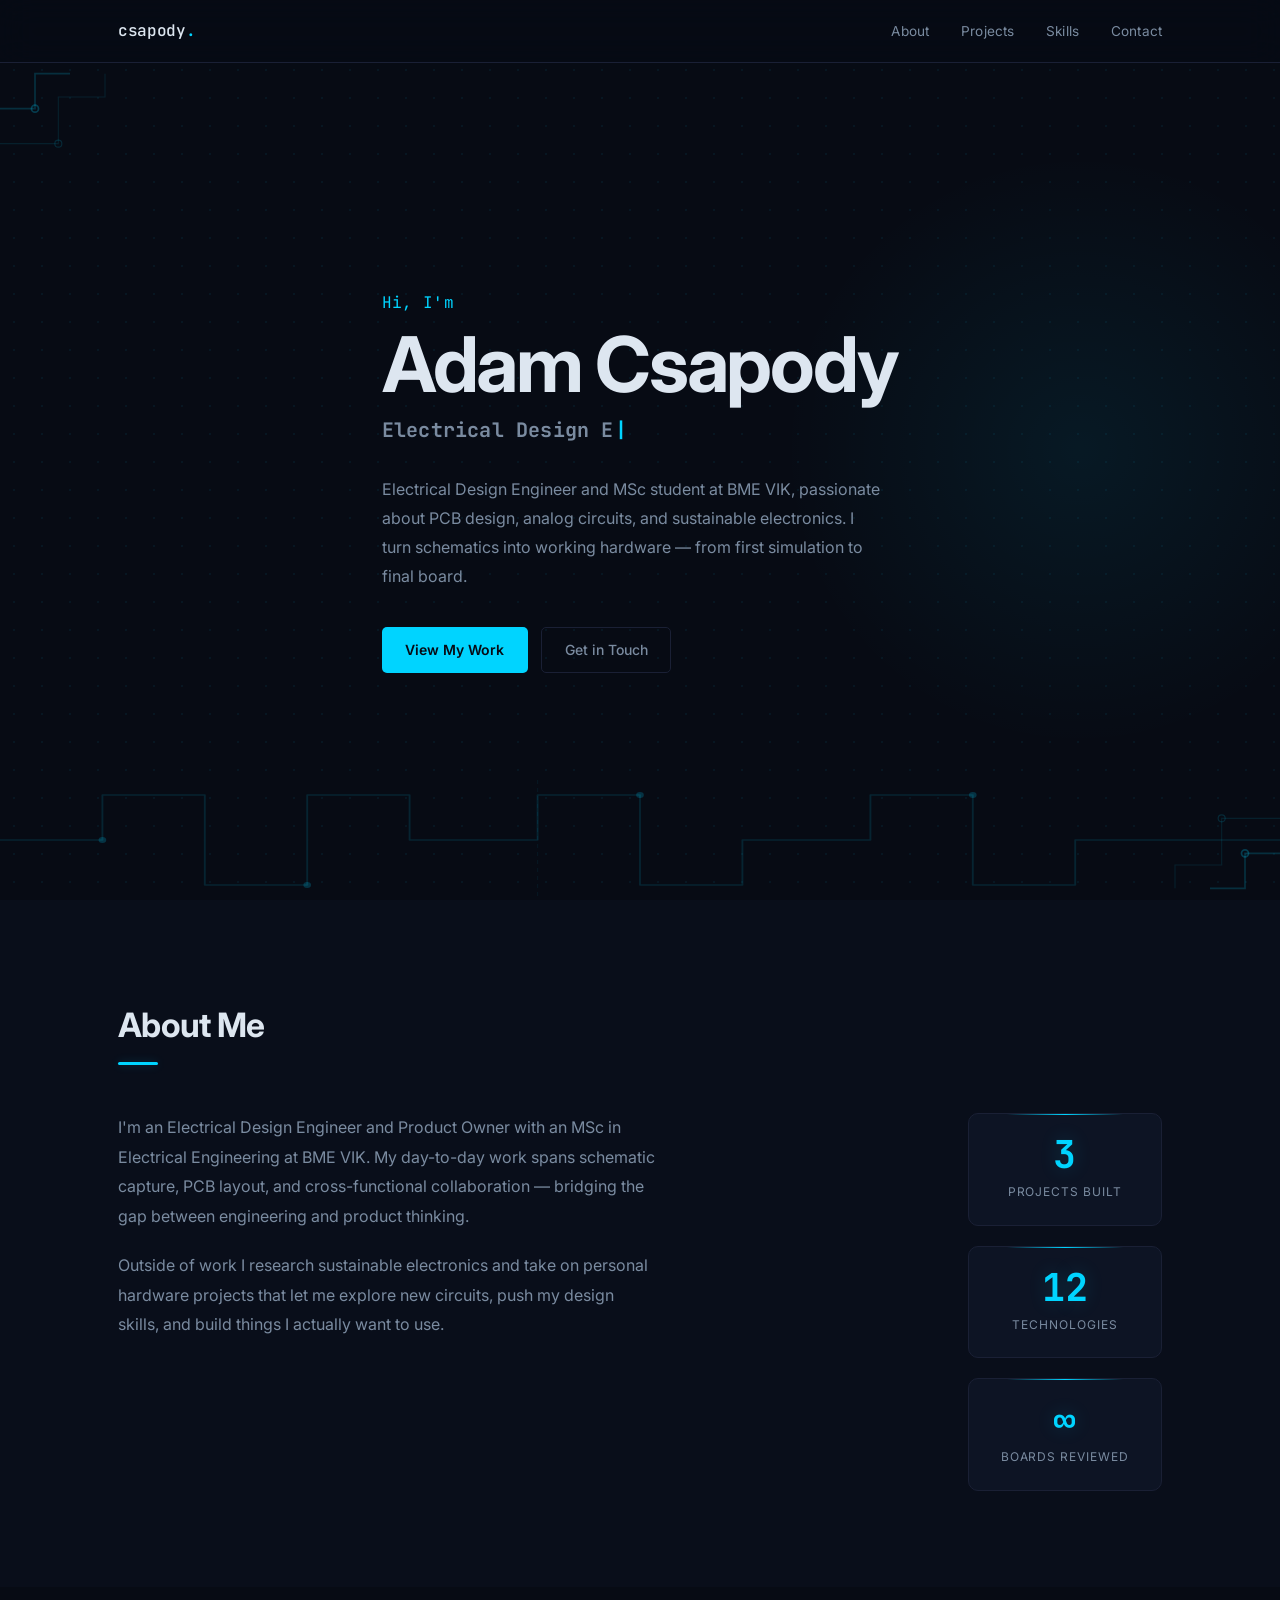
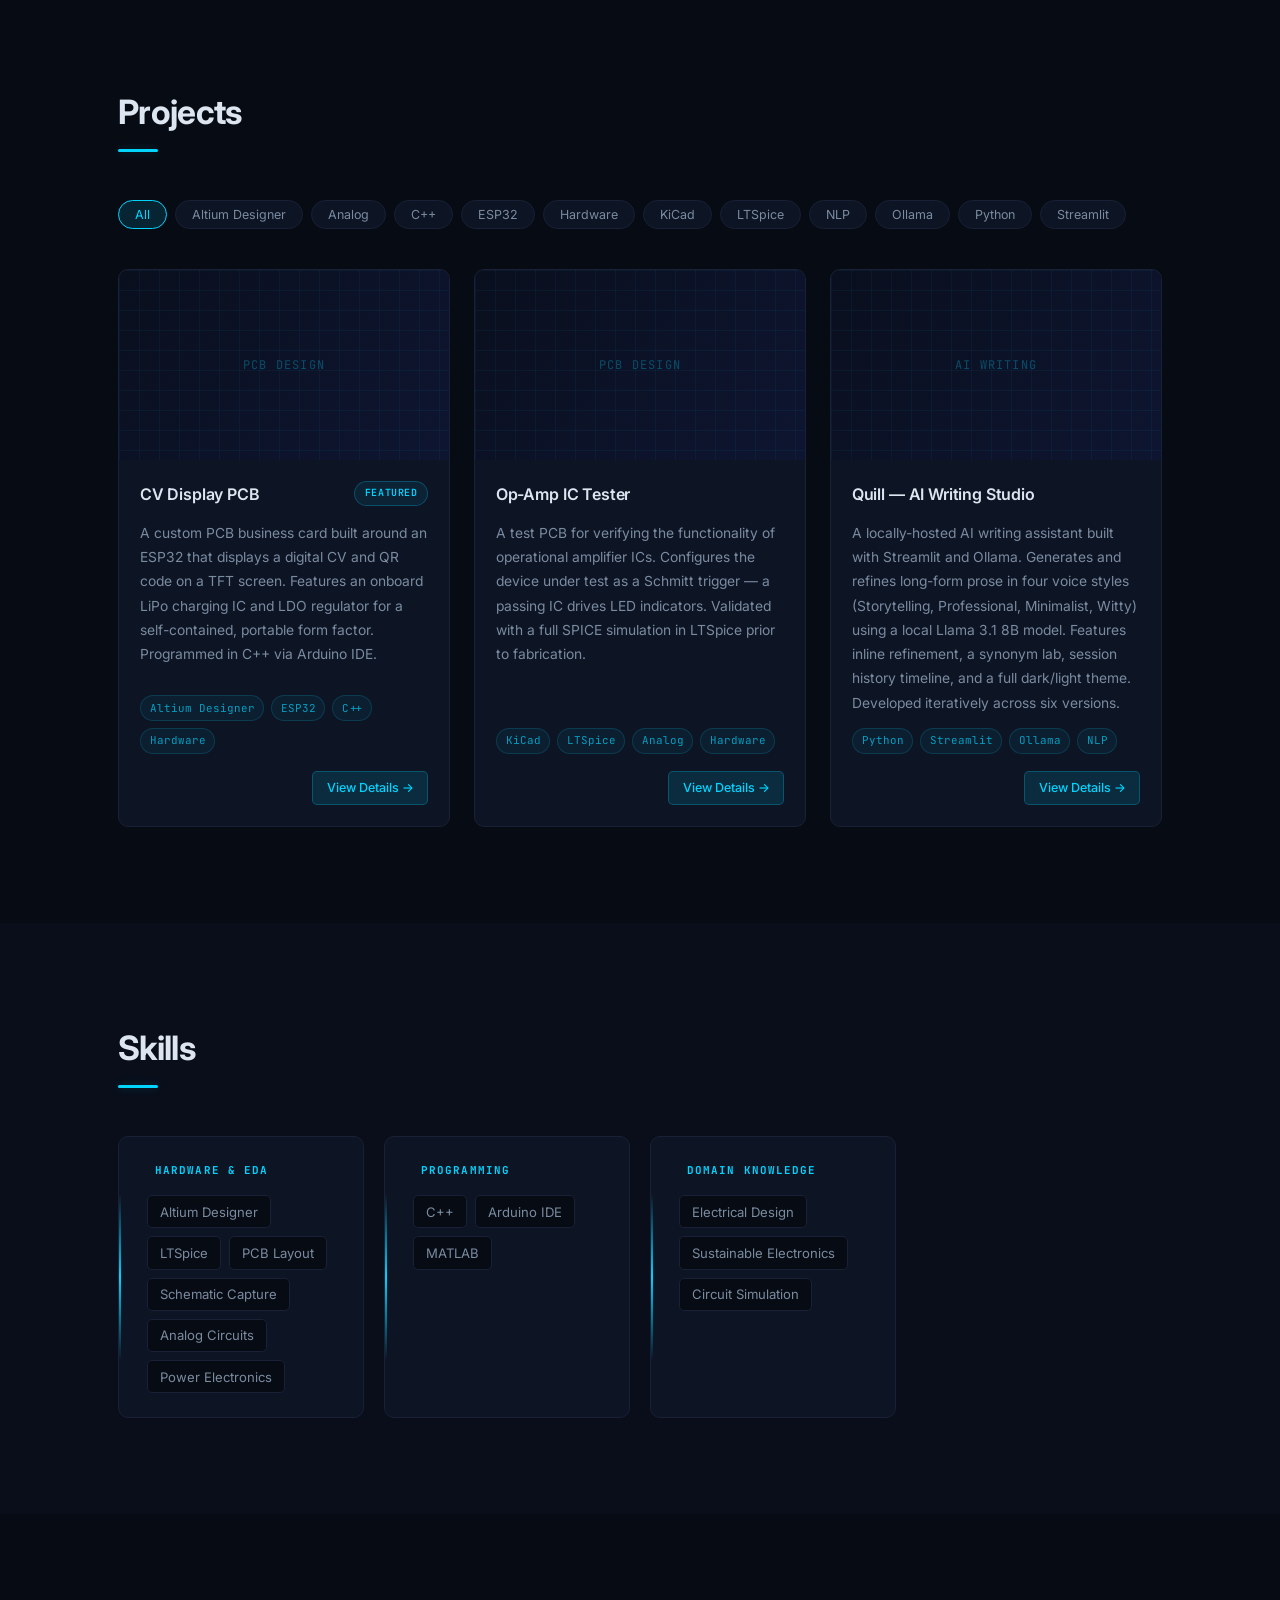
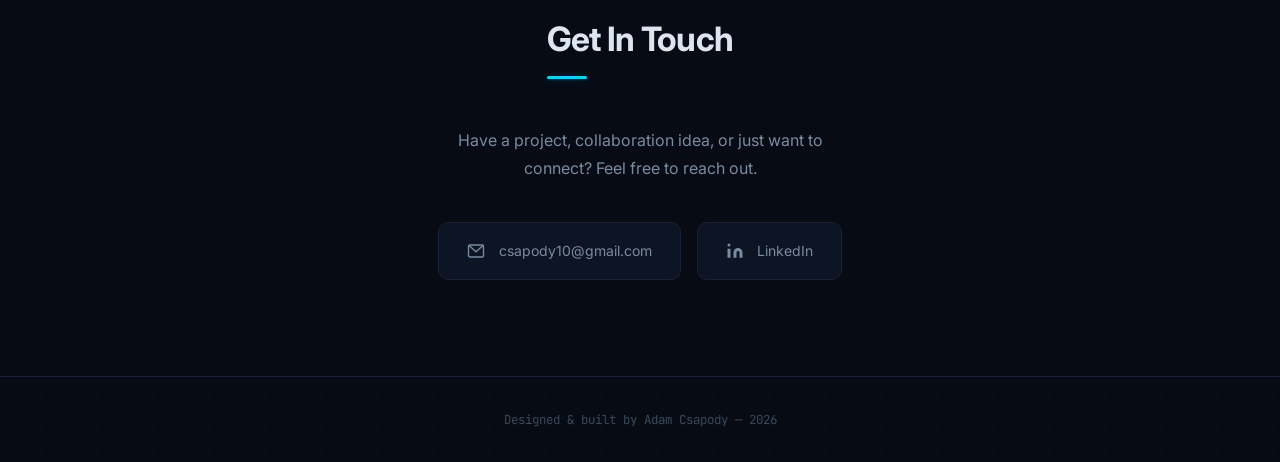
<file: index.html>
<!DOCTYPE html>
<html lang="en">
<head>
  <meta charset="UTF-8" />
  <meta name="viewport" content="width=device-width, initial-scale=1.0" />
  <title>Adam Csapody | Portfolio</title>
  <link rel="stylesheet" href="src/styles.css" />
  <link rel="preconnect" href="https://fonts.googleapis.com" />
  <link rel="preconnect" href="https://fonts.gstatic.com" crossorigin />
  <link href="https://fonts.googleapis.com/css2?family=Inter:wght@300;400;500;600;700&family=JetBrains+Mono:wght@400;500&display=swap" rel="stylesheet" />
</head>
<body>

  <!-- NAV -->
  <header class="nav-header">
    <nav class="nav container">
      <a href="#" class="nav-logo">csapody<span class="accent">.</span></a>
      <ul class="nav-links">
        <li><a href="#about">About</a></li>
        <li><a href="#projects">Projects</a></li>
        <li><a href="#skills">Skills</a></li>
        <li><a href="#contact">Contact</a></li>
      </ul>
      <button class="nav-toggle" aria-label="Toggle menu">&#9776;</button>
    </nav>
  </header>

  <main>

    <!-- HERO -->
    <section class="hero" id="home">

      <!-- Oscilloscope waveform decoration -->
      <svg class="hero-wave" viewBox="0 0 1000 120" preserveAspectRatio="none" xmlns="http://www.w3.org/2000/svg" aria-hidden="true">
        <polyline
          points="0,60 80,60 80,15 160,15 160,105 240,105 240,15 320,15 320,60 420,60 420,15 500,15 500,105 580,105 580,60 680,60 680,15 760,15 760,105 840,105 840,60 1000,60"
          fill="none" stroke="rgba(0,212,255,0.12)" stroke-width="1.5" stroke-linejoin="round"/>
        <!-- Scope cursor line -->
        <line x1="420" y1="0" x2="420" y2="120" stroke="rgba(0,212,255,0.06)" stroke-width="1" stroke-dasharray="4 4"/>
        <!-- Measurement markers -->
        <circle cx="80"  cy="60"  r="3" fill="rgba(0,212,255,0.2)"/>
        <circle cx="240" cy="105" r="3" fill="rgba(0,212,255,0.2)"/>
        <circle cx="500" cy="15"  r="3" fill="rgba(0,212,255,0.2)"/>
        <circle cx="760" cy="15"  r="3" fill="rgba(0,212,255,0.2)"/>
      </svg>

      <!-- Corner circuit traces -->
      <svg class="circuit-corner circuit-tl" viewBox="0 0 120 120" xmlns="http://www.w3.org/2000/svg" aria-hidden="true">
        <path d="M0,40 L30,40 L30,10 L60,10" fill="none" stroke="rgba(0,212,255,0.18)" stroke-width="1.5"/>
        <path d="M0,70 L50,70 L50,30 L90,30 L90,10" fill="none" stroke="rgba(0,212,255,0.1)" stroke-width="1"/>
        <circle cx="30" cy="40" r="3" fill="none" stroke="rgba(0,212,255,0.25)" stroke-width="1.5"/>
        <circle cx="50" cy="70" r="3" fill="none" stroke="rgba(0,212,255,0.15)" stroke-width="1"/>
      </svg>

      <svg class="circuit-corner circuit-br" viewBox="0 0 120 120" xmlns="http://www.w3.org/2000/svg" aria-hidden="true">
        <path d="M120,80 L90,80 L90,110 L60,110" fill="none" stroke="rgba(0,212,255,0.18)" stroke-width="1.5"/>
        <path d="M120,50 L70,50 L70,90 L30,90 L30,110" fill="none" stroke="rgba(0,212,255,0.1)" stroke-width="1"/>
        <circle cx="90" cy="80" r="3" fill="none" stroke="rgba(0,212,255,0.25)" stroke-width="1.5"/>
        <circle cx="70" cy="50" r="3" fill="none" stroke="rgba(0,212,255,0.15)" stroke-width="1"/>
      </svg>

      <div class="container hero-content">
        <p class="hero-greeting">Hi, I'm</p>
        <h1 class="hero-name">Adam Csapody</h1>
        <h2 class="hero-role typed-text"></h2>
        <p class="hero-bio">
          Electrical Design Engineer and MSc student at BME VIK, passionate about
          PCB design, analog circuits, and sustainable electronics. I turn schematics
          into working hardware — from first simulation to final board.
        </p>
        <div class="hero-actions">
          <a href="#projects" class="btn btn-primary">View My Work</a>
          <a href="#contact" class="btn btn-ghost">Get in Touch</a>
        </div>
      </div>

      <div class="hero-glow"></div>
    </section>

    <!-- ABOUT -->
    <section class="about section" id="about">
      <div class="container">
        <h2 class="section-title">About Me</h2>
        <div class="about-grid">
          <div class="about-text">
            <p>
              I'm an Electrical Design Engineer and Product Owner with an MSc in
              Electrical Engineering at BME VIK. My day-to-day work spans schematic
              capture, PCB layout, and cross-functional collaboration — bridging the
              gap between engineering and product thinking.
            </p>
            <p>
              Outside of work I research sustainable electronics and take on personal
              hardware projects that let me explore new circuits, push my design skills,
              and build things I actually want to use.
            </p>
          </div>
          <div class="about-stats">
            <div class="stat-card">
              <span class="stat-number" id="projects-count">0</span>
              <span class="stat-label">Projects Built</span>
            </div>
            <div class="stat-card">
              <span class="stat-number" id="skills-count">0</span>
              <span class="stat-label">Technologies</span>
            </div>
            <div class="stat-card">
              <span class="stat-number">∞</span>
              <span class="stat-label">Boards Reviewed</span>
            </div>
          </div>
        </div>
      </div>
    </section>

    <!-- PROJECTS -->
    <section class="projects section" id="projects">
      <div class="container">
        <h2 class="section-title">Projects</h2>
        <div class="filter-bar">
          <button class="filter-btn active" data-filter="all">All</button>
        </div>
        <div class="projects-grid" id="projects-grid"></div>
      </div>
    </section>

    <!-- SKILLS -->
    <section class="skills section" id="skills">
      <div class="container">
        <h2 class="section-title">Skills</h2>
        <div class="skills-grid" id="skills-grid"></div>
      </div>
    </section>

    <!-- CONTACT -->
    <section class="contact section" id="contact">
      <div class="container">
        <h2 class="section-title">Get In Touch</h2>
        <p class="contact-subtitle">
          Have a project, collaboration idea, or just want to connect? Feel free to reach out.
        </p>
        <div class="contact-links">
          <a href="mailto:csapody10@gmail.com" class="contact-card">
            <svg class="contact-icon" viewBox="0 0 24 24" fill="none" stroke="currentColor" stroke-width="1.8" xmlns="http://www.w3.org/2000/svg"><rect x="2" y="4" width="20" height="16" rx="2"/><polyline points="2,4 12,13 22,4"/></svg>
            <span>csapody10@gmail.com</span>
          </a>
          <a href="https://www.linkedin.com/in/ádám-csapody-a98938210" target="_blank" rel="noopener" class="contact-card">
            <svg class="contact-icon" viewBox="0 0 24 24" fill="currentColor" xmlns="http://www.w3.org/2000/svg"><path d="M16 8a6 6 0 0 1 6 6v7h-4v-7a2 2 0 0 0-2-2 2 2 0 0 0-2 2v7h-4v-7a6 6 0 0 1 6-6z"/><rect x="2" y="9" width="4" height="12"/><circle cx="4" cy="4" r="2"/></svg>
            <span>LinkedIn</span>
          </a>
        </div>
      </div>
    </section>

  </main>

  <footer class="footer">
    <div class="container">
      <p>Designed &amp; built by Adam Csapody &mdash; <span id="year"></span></p>
    </div>
  </footer>

  <script src="src/projects.js"></script>
  <script src="src/main.js"></script>
</body>
</html>
</file>
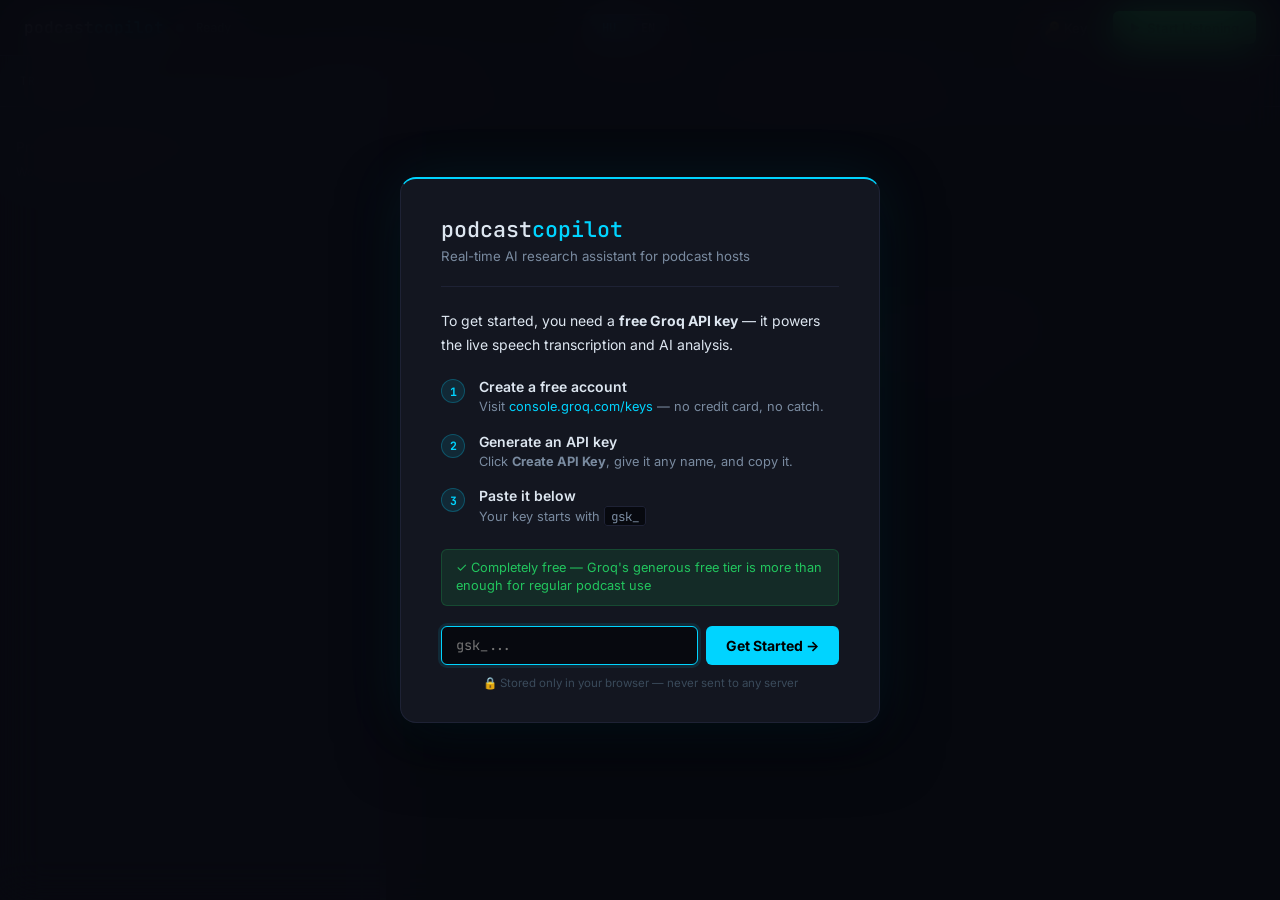
<file: PodcastCopilot/index.html>
<!DOCTYPE html>
<html lang="en">
<head>
  <meta charset="UTF-8" />
  <meta name="viewport" content="width=device-width, initial-scale=1.0" />
  <title>PodcastCopilot</title>
  <link rel="stylesheet" href="src/styles.css" />
  <link rel="preconnect" href="https://fonts.googleapis.com" />
  <link href="https://fonts.googleapis.com/css2?family=Inter:wght@300;400;500;600&family=JetBrains+Mono:wght@400;500&display=swap" rel="stylesheet" />
</head>
<body>

  <!-- ONBOARDING OVERLAY -->
  <div class="onboarding-overlay" id="onboarding-overlay">
    <div class="onboarding-modal">
      <button class="onboarding-close hidden" id="onboarding-close" title="Close">&times;</button>

      <div class="onboarding-logo">podcast<span class="accent">copilot</span></div>
      <p class="onboarding-tagline">Real-time AI research assistant for podcast hosts</p>
      <div class="onboarding-divider"></div>

      <p class="onboarding-intro">To get started, you need a <strong>free Groq API key</strong> — it powers the live speech transcription and AI analysis.</p>

      <div class="onboarding-steps">
        <div class="onboarding-step">
          <span class="step-num">1</span>
          <div class="step-body">
            <span class="step-title">Create a free account</span>
            <span class="step-desc">Visit <a href="https://console.groq.com/keys" target="_blank" rel="noopener">console.groq.com/keys</a> — no credit card, no catch.</span>
          </div>
        </div>
        <div class="onboarding-step">
          <span class="step-num">2</span>
          <div class="step-body">
            <span class="step-title">Generate an API key</span>
            <span class="step-desc">Click <strong>Create API Key</strong>, give it any name, and copy it.</span>
          </div>
        </div>
        <div class="onboarding-step">
          <span class="step-num">3</span>
          <div class="step-body">
            <span class="step-title">Paste it below</span>
            <span class="step-desc">Your key starts with <code>gsk_</code></span>
          </div>
        </div>
      </div>

      <div class="free-badge">&#10003; Completely free &mdash; Groq's generous free tier is more than enough for regular podcast use</div>

      <div class="onboarding-input-row">
        <input type="password" id="api-key-input" class="onboarding-key-input" placeholder="gsk_..." autocomplete="off" spellcheck="false" />
        <button id="save-key-btn" class="onboarding-save-btn">Get Started &rarr;</button>
      </div>
      <p class="onboarding-privacy">&#128274; Stored only in your browser &mdash; never sent to any server</p>
    </div>
  </div>

  <!-- HEADER -->
  <header class="header">
    <div class="header-left">
      <span class="logo">podcast<span class="accent">copilot</span></span>
      <div class="status-dot" id="status-dot"></div>
      <span class="status-text" id="status-text">Ready</span>
      <div class="voice-bars hidden" id="voice-bars">
        <div class="voice-bar"></div>
        <div class="voice-bar"></div>
        <div class="voice-bar"></div>
        <div class="voice-bar"></div>
      </div>
    </div>
    <div class="header-center">
      <div class="lang-toggle">
        <button class="lang-btn active" data-lang="hu-HU">HU</button>
        <button class="lang-btn" data-lang="en-US">EN</button>
      </div>
    </div>
    <div class="header-right">
      <button class="ctrl-btn key-btn" id="change-key-btn" title="Change API key">&#128273; Key</button>
      <button class="ctrl-btn start-btn" id="start-btn">
        <span class="btn-icon">&#9654;</span> Start Listening
      </button>
      <button class="ctrl-btn stop-btn hidden" id="stop-btn">
        <span class="btn-icon">&#9632;</span> Stop
      </button>
    </div>
  </header>

  <div class="layout">

    <!-- LEFT: Transcript -->
    <aside class="transcript-panel">
      <div class="panel-header">
        <span class="panel-title">Transcript</span>
        <button class="clear-btn" id="clear-transcript">Clear</button>
      </div>

      <!-- Summary of older context -->
      <div class="summary-block hidden" id="summary-block">
        <div class="summary-header">
          <span class="summary-label">&#9654; Earlier context</span>
          <button class="delete-summary-btn" id="delete-summary" title="Delete summary">&#10005;</button>
        </div>
        <p class="summary-text" id="summary-text"></p>
      </div>

      <!-- Live transcript -->
      <div class="transcript-scroll" id="transcript-scroll">
        <div class="transcript-empty" id="transcript-empty">
          Press <strong>Start Listening</strong> to begin.<br/>
          <span class="transcript-hint">Works best in Chrome.</span>
        </div>
        <div id="transcript-lines"></div>
        <div class="interim-line" id="interim-line"></div>
      </div>
    </aside>

    <!-- RESIZE HANDLE -->
    <div class="resize-handle" id="resize-handle"></div>

    <!-- RIGHT: Topics -->
    <main class="topics-panel">
      <div class="panel-header">
        <span class="panel-title">Topics</span>
        <span class="panel-hint" id="topic-count">Listening for questions…</span>
        <button class="clear-btn" id="clear-topics">Clear</button>
      </div>

      <div class="topics-empty" id="topics-empty">
        <div class="topics-empty-icon">&#9670;</div>
        <p>Questions and knowledge gaps will appear here as buttons.</p>
        <p>Click a button to see the answer and sources.</p>
      </div>

      <div class="topics-list" id="topics-list"></div>
    </main>

  </div>

  <!-- TOPIC CARD TEMPLATE (hidden) -->
  <template id="topic-card-template">
    <div class="topic-card">
      <div class="topic-card-header">
        <div class="topic-card-meta">
          <span class="topic-card-time"></span>
          <div class="topic-expiry-bar"><div class="topic-expiry-fill"></div></div>
        </div>
        <button class="topic-collapse" title="Collapse">&#9650; Hide</button>
        <button class="topic-dismiss" title="Dismiss">&#10005;</button>
      </div>
      <p class="topic-question"></p>
      <div class="topic-answer hidden">
        <div class="topic-answer-text"></div>
        <div class="topic-sources"></div>
      </div>
    </div>
  </template>

  <!-- TOPIC BUTTON TEMPLATE (hidden) -->
  <template id="topic-btn-template">
    <button class="topic-btn">
      <span class="topic-btn-label"></span>
      <span class="topic-btn-dot"></span>
    </button>
  </template>

  <script src="src/app.js"></script>
</body>
</html>
</file>
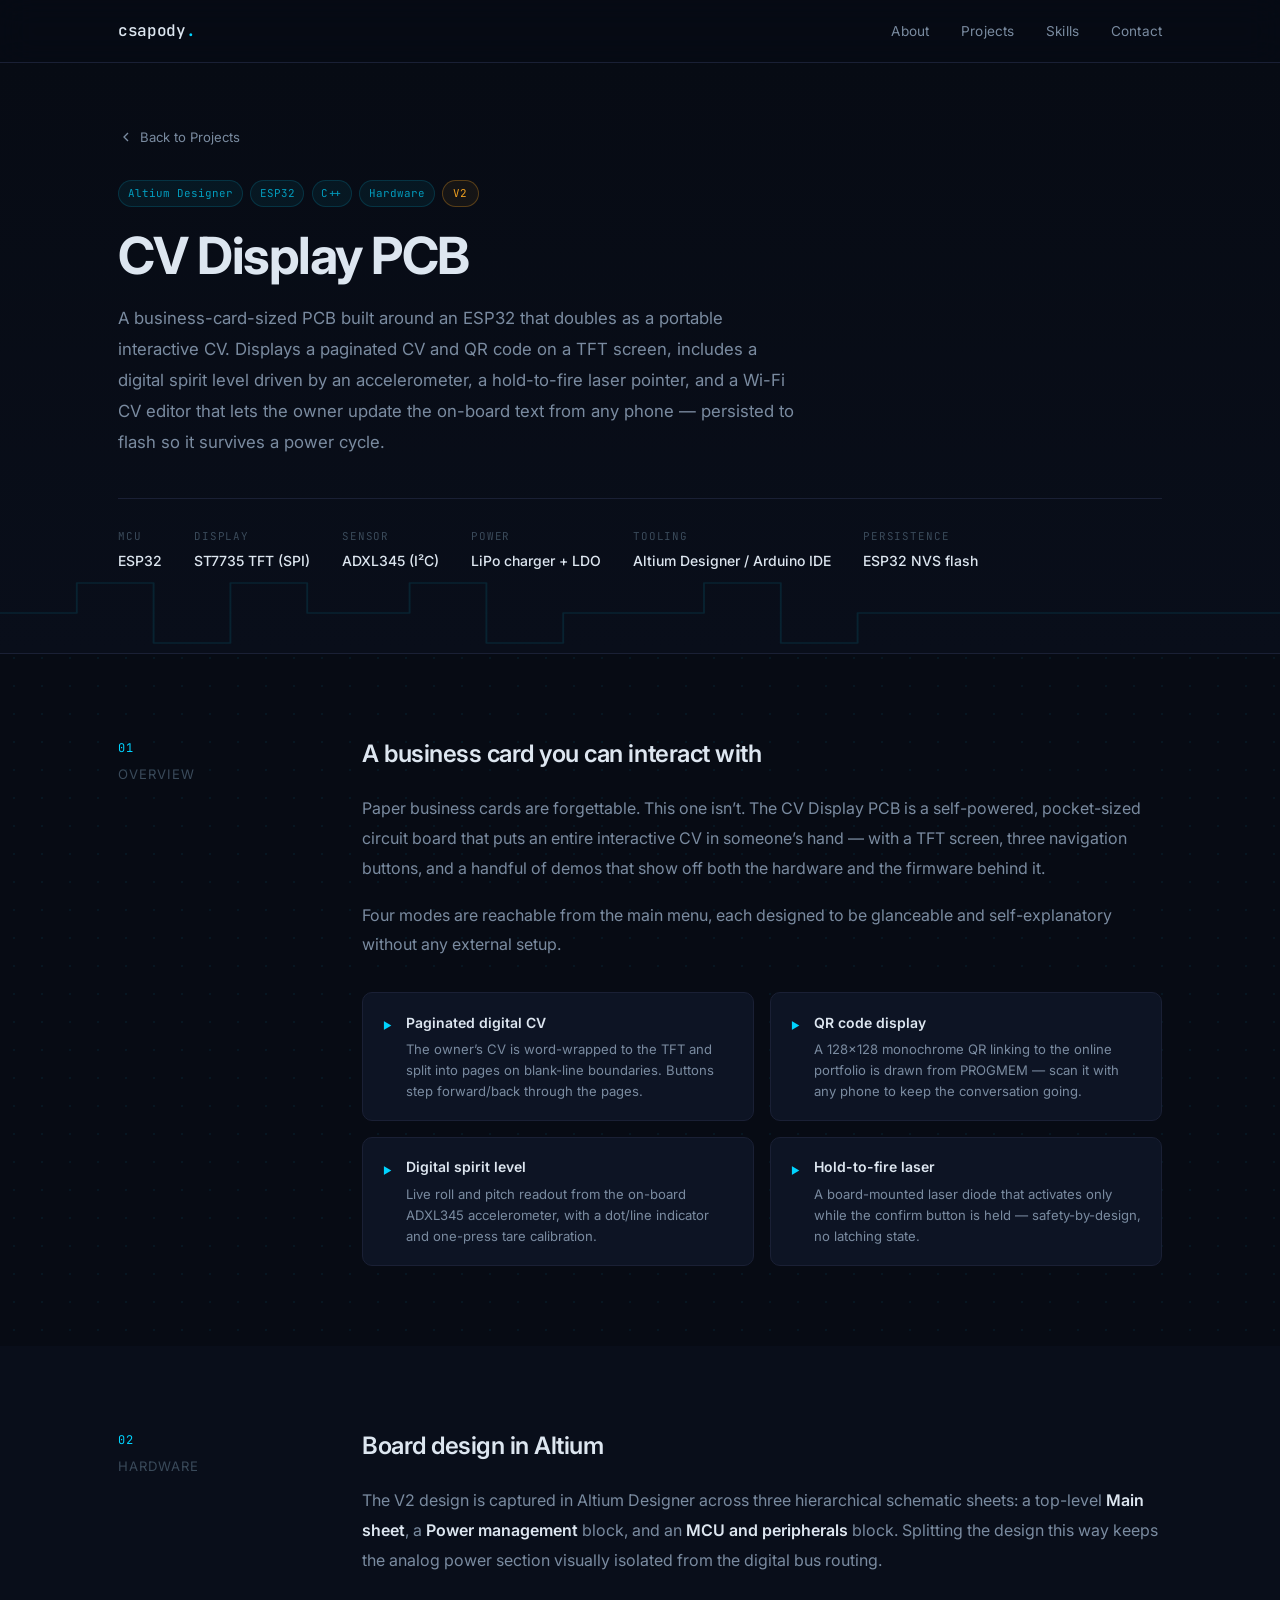
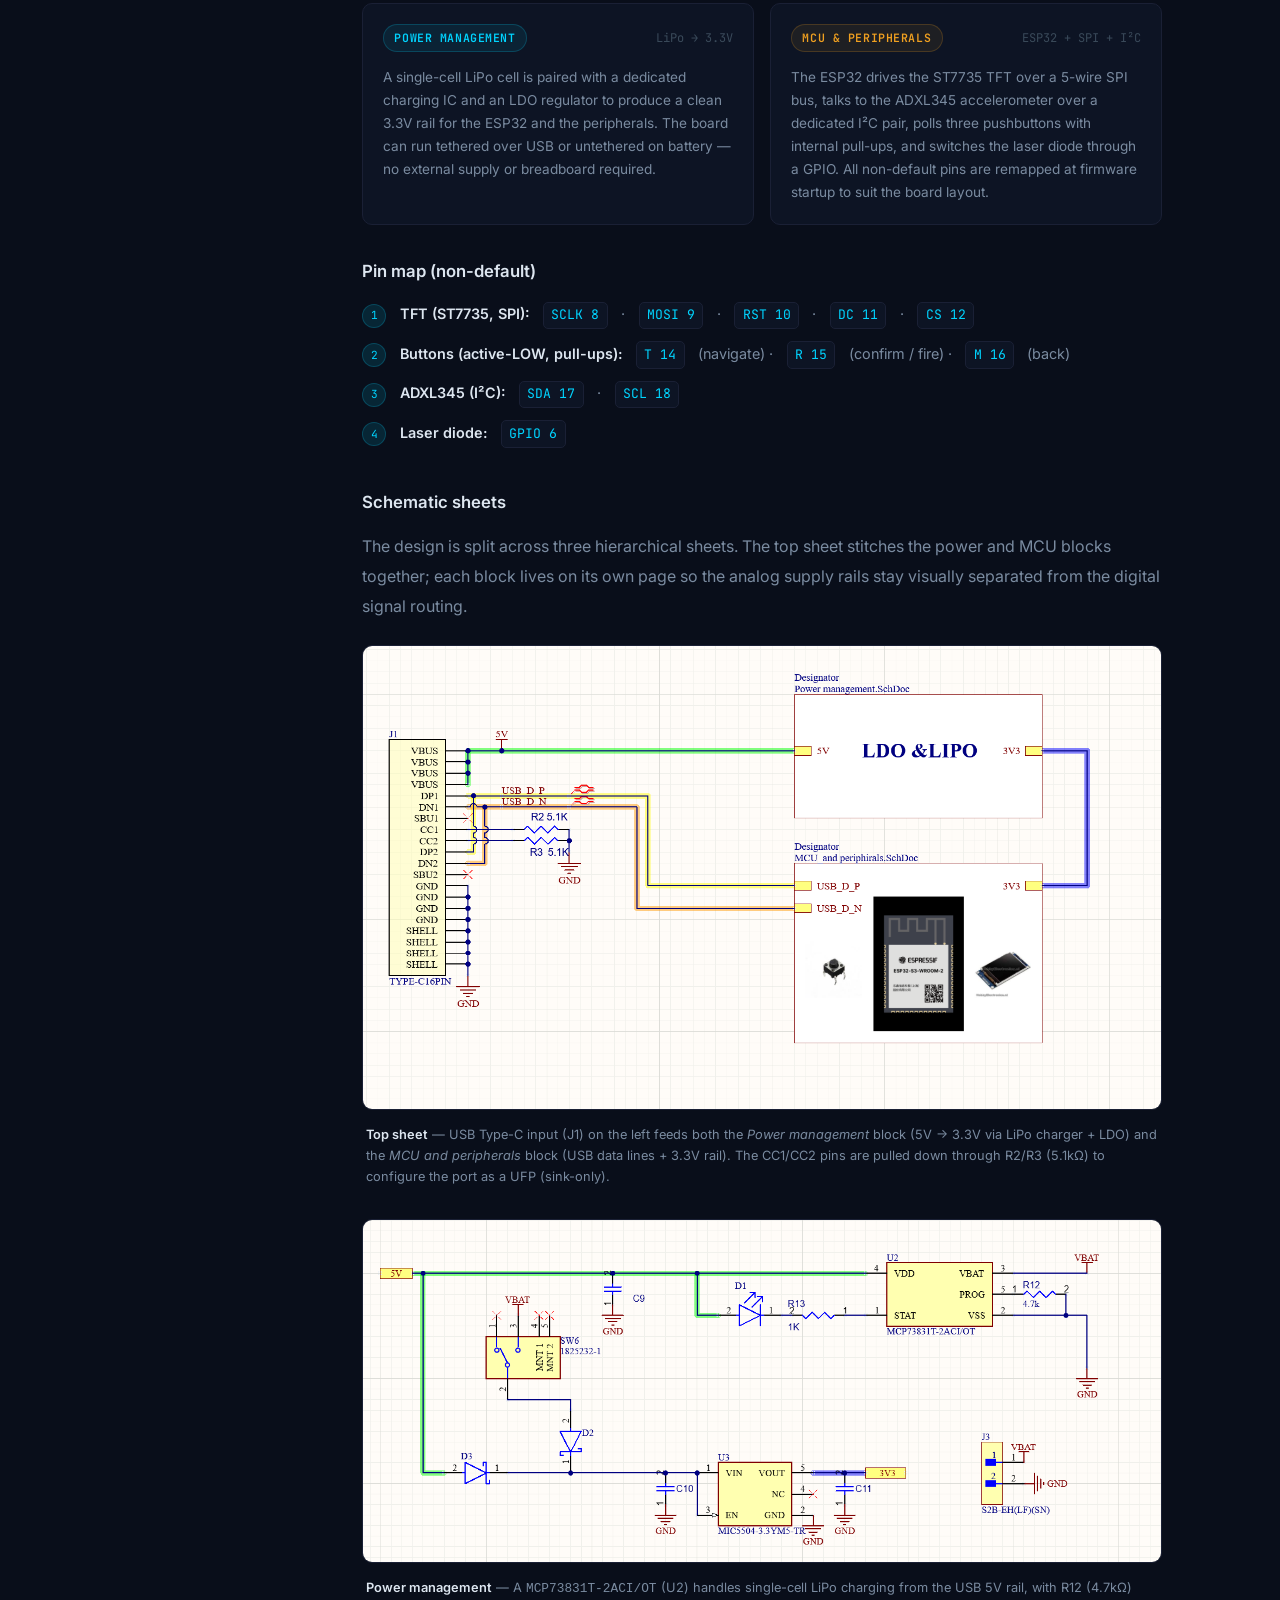
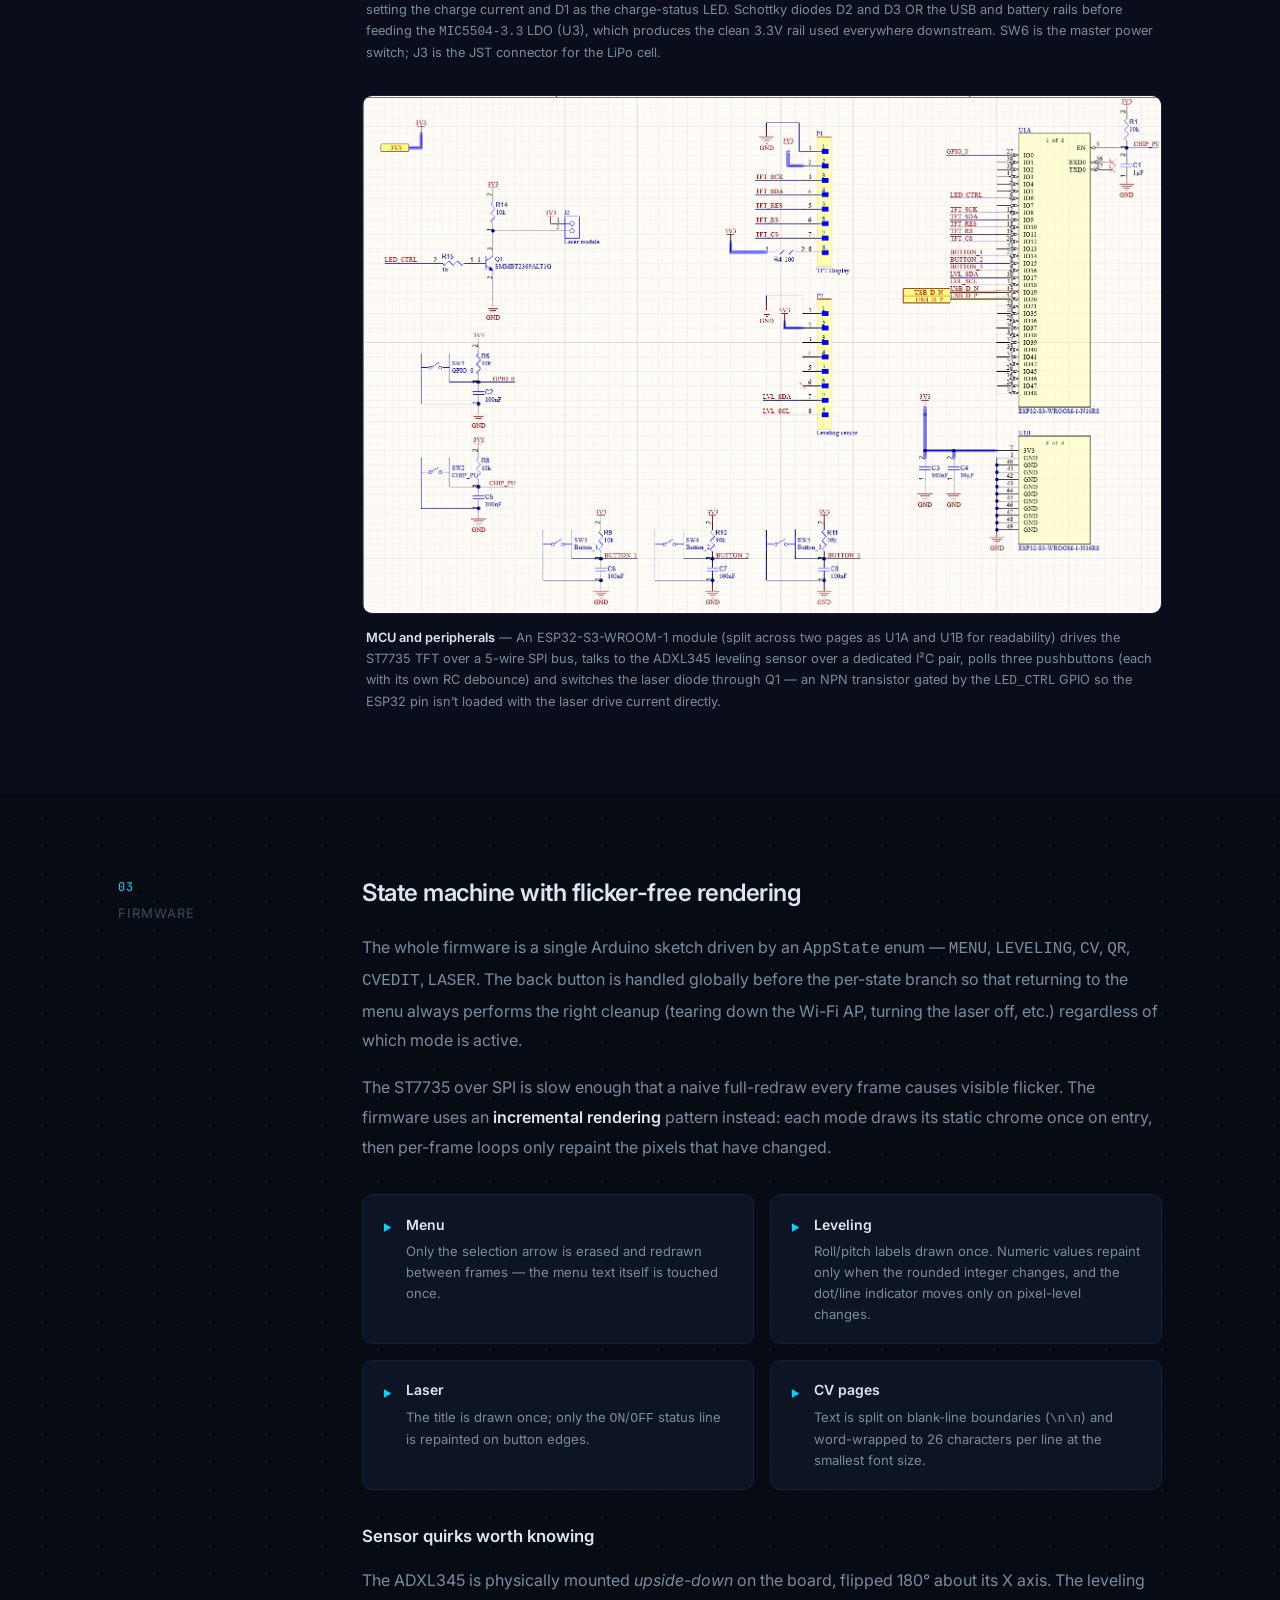
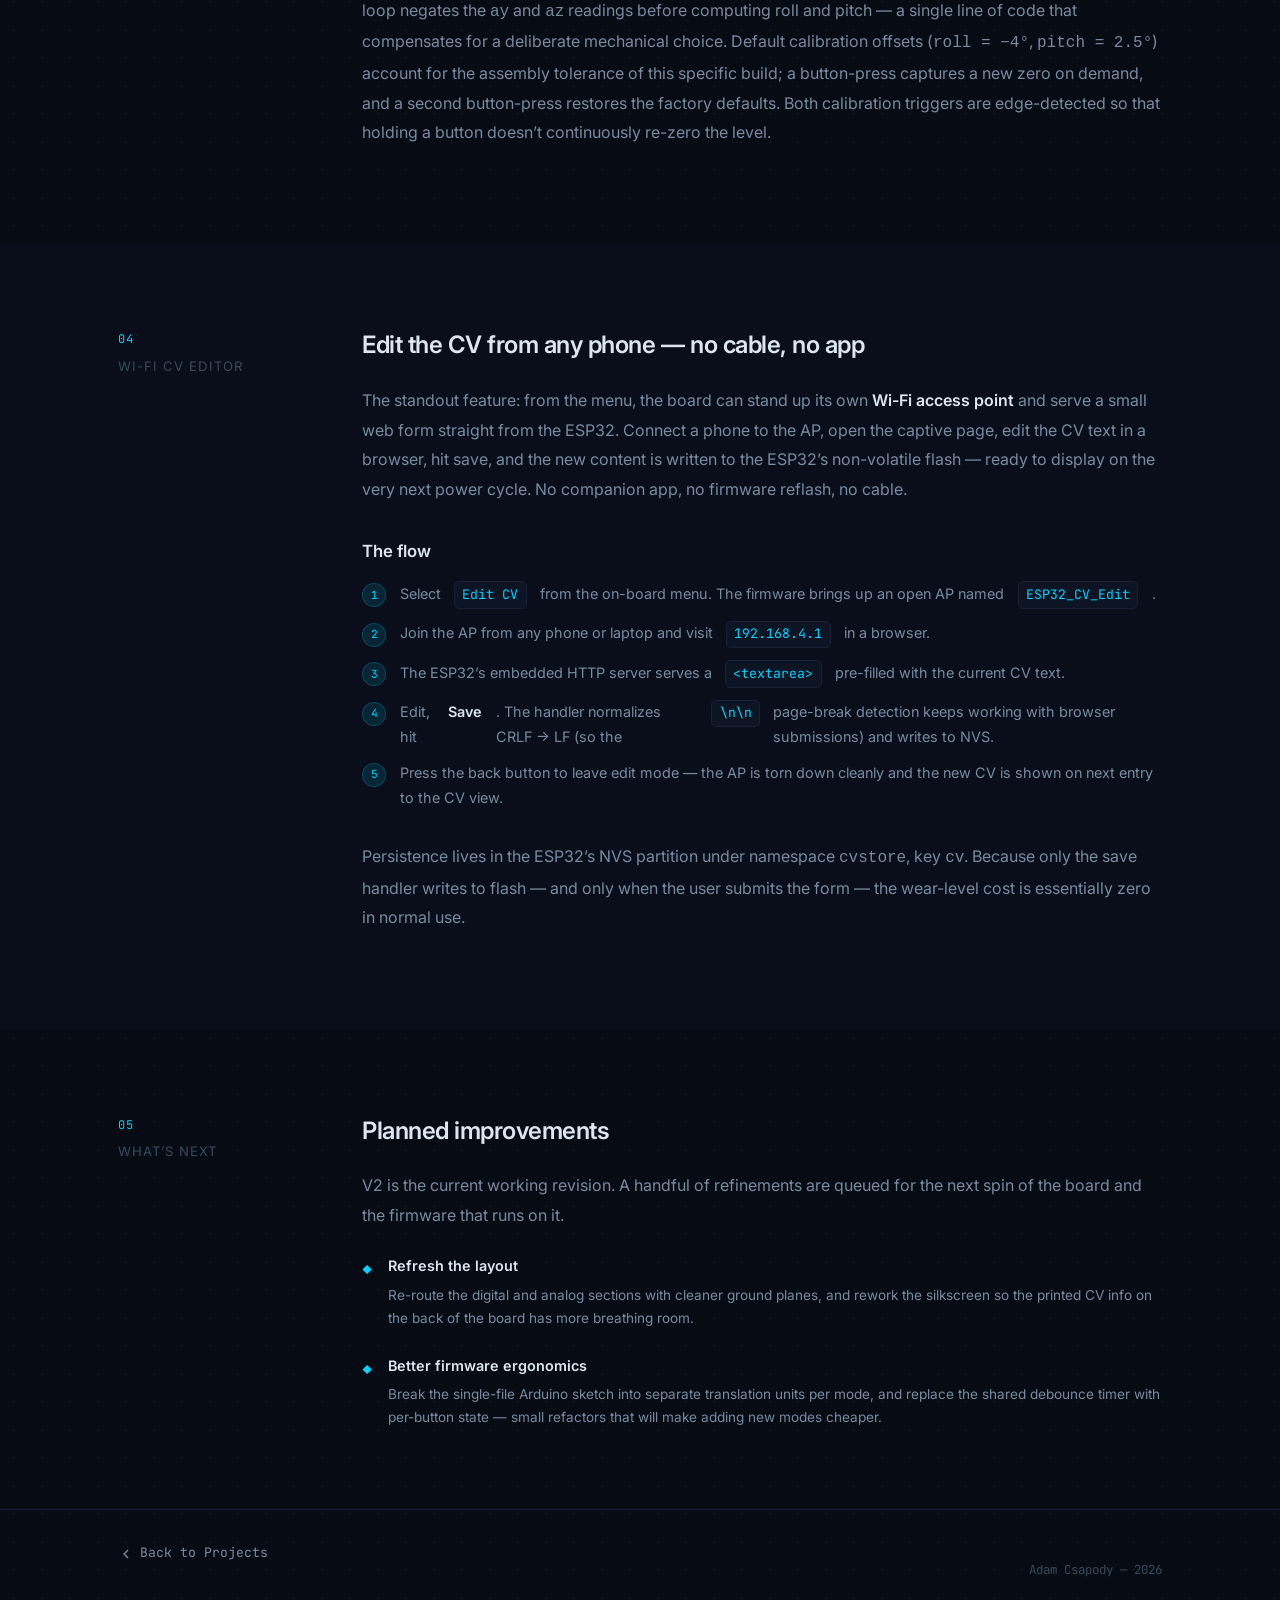
<file: projects/cv-display-pcb.html>
<!DOCTYPE html>
<html lang="en">
<head>
  <meta charset="UTF-8" />
  <meta name="viewport" content="width=device-width, initial-scale=1.0" />
  <title>CV Display PCB | Adam Csapody</title>
  <link rel="stylesheet" href="../src/styles.css" />
  <link rel="stylesheet" href="../src/project.css" />
  <link rel="preconnect" href="https://fonts.googleapis.com" />
  <link rel="preconnect" href="https://fonts.gstatic.com" crossorigin />
  <link href="https://fonts.googleapis.com/css2?family=Inter:wght@300;400;500;600;700&family=JetBrains+Mono:wght@400;500&display=swap" rel="stylesheet" />
</head>
<body>

  <!-- NAV -->
  <header class="nav-header">
    <nav class="nav container">
      <a href="../index.html" class="nav-logo">csapody<span class="accent">.</span></a>
      <ul class="nav-links">
        <li><a href="../index.html#about">About</a></li>
        <li><a href="../index.html#projects">Projects</a></li>
        <li><a href="../index.html#skills">Skills</a></li>
        <li><a href="../index.html#contact">Contact</a></li>
      </ul>
      <button class="nav-toggle" aria-label="Toggle menu">&#9776;</button>
    </nav>
  </header>

  <main class="project-main">

    <!-- HERO -->
    <section class="proj-hero">
      <svg class="hero-wave" viewBox="0 0 1000 80" preserveAspectRatio="none" xmlns="http://www.w3.org/2000/svg" aria-hidden="true">
        <polyline points="0,40 60,40 60,10 120,10 120,70 180,70 180,10 240,10 240,40 320,40 320,10 380,10 380,70 440,70 440,40 550,40 550,10 610,10 610,70 670,70 670,40 1000,40"
          fill="none" stroke="rgba(0,212,255,0.1)" stroke-width="1.5" stroke-linejoin="round"/>
      </svg>

      <div class="container">
        <a href="../index.html#projects" class="back-link">
          <svg viewBox="0 0 24 24" fill="none" stroke="currentColor" stroke-width="2" xmlns="http://www.w3.org/2000/svg"><polyline points="15 18 9 12 15 6"/></svg>
          Back to Projects
        </a>

        <div class="proj-hero-content">
          <div class="proj-tags-row">
            <span class="tag">Altium Designer</span>
            <span class="tag">ESP32</span>
            <span class="tag">C++</span>
            <span class="tag">Hardware</span>
            <span class="proj-version">V2</span>
          </div>
          <h1 class="proj-title">CV Display PCB</h1>
          <p class="proj-subtitle">
            A business-card-sized PCB built around an ESP32 that doubles as a portable interactive CV.
            Displays a paginated CV and QR code on a TFT screen, includes a digital spirit level driven by
            an accelerometer, a hold-to-fire laser pointer, and a Wi-Fi CV editor that lets the owner
            update the on-board text from any phone &mdash; persisted to flash so it survives a power cycle.
          </p>

          <div class="proj-meta-row">
            <div class="proj-meta-item">
              <span class="proj-meta-label">MCU</span>
              <span class="proj-meta-value">ESP32</span>
            </div>
            <div class="proj-meta-item">
              <span class="proj-meta-label">Display</span>
              <span class="proj-meta-value">ST7735 TFT (SPI)</span>
            </div>
            <div class="proj-meta-item">
              <span class="proj-meta-label">Sensor</span>
              <span class="proj-meta-value">ADXL345 (I&sup2;C)</span>
            </div>
            <div class="proj-meta-item">
              <span class="proj-meta-label">Power</span>
              <span class="proj-meta-value">LiPo charger + LDO</span>
            </div>
            <div class="proj-meta-item">
              <span class="proj-meta-label">Tooling</span>
              <span class="proj-meta-value">Altium Designer / Arduino IDE</span>
            </div>
            <div class="proj-meta-item">
              <span class="proj-meta-label">Persistence</span>
              <span class="proj-meta-value">ESP32 NVS flash</span>
            </div>
          </div>
        </div>
      </div>
    </section>

    <!-- OVERVIEW -->
    <section class="proj-section" id="overview">
      <div class="container proj-section-grid">
        <div class="proj-section-label">
          <span class="section-number">01</span>
          <span class="section-name">Overview</span>
        </div>
        <div class="proj-section-body">
          <h2>A business card you can interact with</h2>
          <p>
            Paper business cards are forgettable. This one isn&rsquo;t.
            The CV Display PCB is a self-powered, pocket-sized circuit board that puts an entire
            interactive CV in someone&rsquo;s hand &mdash; with a TFT screen, three navigation buttons,
            and a handful of demos that show off both the hardware and the firmware behind it.
          </p>
          <p>
            Four modes are reachable from the main menu, each designed to be glanceable and
            self-explanatory without any external setup.
          </p>

          <div class="feature-grid">
            <div class="feature-card">
              <span class="feature-icon">&#9654;</span>
              <div>
                <strong>Paginated digital CV</strong>
                <p>The owner&rsquo;s CV is word-wrapped to the TFT and split into pages on blank-line boundaries. Buttons step forward/back through the pages.</p>
              </div>
            </div>
            <div class="feature-card">
              <span class="feature-icon">&#9654;</span>
              <div>
                <strong>QR code display</strong>
                <p>A 128&times;128 monochrome QR linking to the online portfolio is drawn from PROGMEM &mdash; scan it with any phone to keep the conversation going.</p>
              </div>
            </div>
            <div class="feature-card">
              <span class="feature-icon">&#9654;</span>
              <div>
                <strong>Digital spirit level</strong>
                <p>Live roll and pitch readout from the on-board ADXL345 accelerometer, with a dot/line indicator and one-press tare calibration.</p>
              </div>
            </div>
            <div class="feature-card">
              <span class="feature-icon">&#9654;</span>
              <div>
                <strong>Hold-to-fire laser</strong>
                <p>A board-mounted laser diode that activates only while the confirm button is held &mdash; safety-by-design, no latching state.</p>
              </div>
            </div>
          </div>
        </div>
      </div>
    </section>

    <!-- HARDWARE -->
    <section class="proj-section proj-section-alt" id="hardware">
      <div class="container proj-section-grid">
        <div class="proj-section-label">
          <span class="section-number">02</span>
          <span class="section-name">Hardware</span>
        </div>
        <div class="proj-section-body">
          <h2>Board design in Altium</h2>
          <p>
            The V2 design is captured in Altium Designer across three hierarchical schematic sheets:
            a top-level <strong>Main sheet</strong>, a <strong>Power management</strong> block,
            and an <strong>MCU and peripherals</strong> block. Splitting the design this way keeps
            the analog power section visually isolated from the digital bus routing.
          </p>

          <div class="mode-cards">
            <div class="mode-card">
              <div class="mode-card-header">
                <span class="mode-badge mode-single">Power management</span>
                <code class="mode-voltage">LiPo &rarr; 3.3V</code>
              </div>
              <p>
                A single-cell LiPo cell is paired with a dedicated charging IC and an LDO regulator
                to produce a clean 3.3V rail for the ESP32 and the peripherals. The board can run
                tethered over USB or untethered on battery &mdash; no external supply or breadboard
                required.
              </p>
            </div>
            <div class="mode-card">
              <div class="mode-card-header">
                <span class="mode-badge mode-dual">MCU &amp; peripherals</span>
                <code class="mode-voltage">ESP32 + SPI + I&sup2;C</code>
              </div>
              <p>
                The ESP32 drives the ST7735 TFT over a 5-wire SPI bus, talks to the ADXL345
                accelerometer over a dedicated I&sup2;C pair, polls three pushbuttons with internal
                pull-ups, and switches the laser diode through a GPIO. All non-default pins are
                remapped at firmware startup to suit the board layout.
              </p>
            </div>
          </div>

          <div class="usage-steps">
            <h3>Pin map (non-default)</h3>
            <ol class="steps-list">
              <li><span class="step-num">1</span> <strong>TFT (ST7735, SPI):</strong> <code>SCLK&nbsp;8</code> &middot; <code>MOSI&nbsp;9</code> &middot; <code>RST&nbsp;10</code> &middot; <code>DC&nbsp;11</code> &middot; <code>CS&nbsp;12</code></li>
              <li><span class="step-num">2</span> <strong>Buttons (active-LOW, pull-ups):</strong> <code>T&nbsp;14</code> (navigate) &middot; <code>R&nbsp;15</code> (confirm / fire) &middot; <code>M&nbsp;16</code> (back)</li>
              <li><span class="step-num">3</span> <strong>ADXL345 (I&sup2;C):</strong> <code>SDA&nbsp;17</code> &middot; <code>SCL&nbsp;18</code></li>
              <li><span class="step-num">4</span> <strong>Laser diode:</strong> <code>GPIO&nbsp;6</code></li>
            </ol>
          </div>

          <h3 style="margin-top:2.5rem;">Schematic sheets</h3>
          <p>
            The design is split across three hierarchical sheets. The top sheet stitches the power and
            MCU blocks together; each block lives on its own page so the analog supply rails stay
            visually separated from the digital signal routing.
          </p>

          <figure class="sim-figure" style="margin-top:1.5rem;">
            <div class="img-frame img-frame-wide">
              <img src="../assets/images/cv-display-pcb/Top_sheet_sch.png"
                   alt="Top-level hierarchical schematic sheet showing USB Type-C input feeding the power management and MCU blocks"
                   loading="lazy" />
            </div>
            <figcaption>
              <strong>Top sheet</strong> &mdash; USB Type-C input (J1) on the left feeds both the
              <em>Power management</em> block (5V&nbsp;&rarr;&nbsp;3.3V via LiPo charger + LDO) and the
              <em>MCU and peripherals</em> block (USB data lines + 3.3V rail). The CC1/CC2 pins are
              pulled down through R2/R3 (5.1k&Omega;) to configure the port as a UFP (sink-only).
            </figcaption>
          </figure>

          <figure class="sim-figure" style="margin-top:2rem;">
            <div class="img-frame img-frame-wide">
              <img src="../assets/images/cv-display-pcb/power_management_sch.png"
                   alt="Power management schematic — MCP73831 LiPo charger, MIC5504 LDO regulator, USB / battery power-path diodes"
                   loading="lazy" />
            </div>
            <figcaption>
              <strong>Power management</strong> &mdash; A <code>MCP73831T-2ACI/OT</code> (U2) handles
              single-cell LiPo charging from the USB 5V rail, with R12 (4.7k&Omega;) setting the
              charge current and D1 as the charge-status LED. Schottky diodes D2 and D3 OR the USB
              and battery rails before feeding the <code>MIC5504-3.3</code> LDO (U3), which produces
              the clean 3.3V rail used everywhere downstream. SW6 is the master power switch; J3 is
              the JST connector for the LiPo cell.
            </figcaption>
          </figure>

          <figure class="sim-figure" style="margin-top:2rem;">
            <div class="img-frame img-frame-wide">
              <img src="../assets/images/cv-display-pcb/mcu_io_sch.png"
                   alt="MCU and peripherals schematic — ESP32-S3-WROOM-1, ST7735 TFT, ADXL345 accelerometer, three pushbuttons, laser driver transistor"
                   loading="lazy" />
            </div>
            <figcaption>
              <strong>MCU and peripherals</strong> &mdash; An ESP32-S3-WROOM-1 module (split across
              two pages as U1A and U1B for readability) drives the ST7735 TFT over a 5-wire SPI bus,
              talks to the ADXL345 leveling sensor over a dedicated I&sup2;C pair, polls three
              pushbuttons (each with its own RC debounce) and switches the laser diode through Q1
              &mdash; an NPN transistor gated by the <code>LED_CTRL</code> GPIO so the ESP32 pin
              isn&rsquo;t loaded with the laser drive current directly.
            </figcaption>
          </figure>
        </div>
      </div>
    </section>

    <!-- FIRMWARE -->
    <section class="proj-section" id="firmware">
      <div class="container proj-section-grid">
        <div class="proj-section-label">
          <span class="section-number">03</span>
          <span class="section-name">Firmware</span>
        </div>
        <div class="proj-section-body">
          <h2>State machine with flicker-free rendering</h2>
          <p>
            The whole firmware is a single Arduino sketch driven by an <code>AppState</code>
            enum &mdash; <code>MENU</code>, <code>LEVELING</code>, <code>CV</code>, <code>QR</code>,
            <code>CVEDIT</code>, <code>LASER</code>. The back button is handled globally before the
            per-state branch so that returning to the menu always performs the right cleanup
            (tearing down the Wi-Fi AP, turning the laser off, etc.) regardless of which mode is active.
          </p>
          <p>
            The ST7735 over SPI is slow enough that a naive full-redraw every frame causes visible
            flicker. The firmware uses an <strong>incremental rendering</strong> pattern instead:
            each mode draws its static chrome once on entry, then per-frame loops only repaint the
            pixels that have changed.
          </p>

          <div class="feature-grid">
            <div class="feature-card">
              <span class="feature-icon">&#9654;</span>
              <div>
                <strong>Menu</strong>
                <p>Only the selection arrow is erased and redrawn between frames &mdash; the menu text itself is touched once.</p>
              </div>
            </div>
            <div class="feature-card">
              <span class="feature-icon">&#9654;</span>
              <div>
                <strong>Leveling</strong>
                <p>Roll/pitch labels drawn once. Numeric values repaint only when the rounded integer changes, and the dot/line indicator moves only on pixel-level changes.</p>
              </div>
            </div>
            <div class="feature-card">
              <span class="feature-icon">&#9654;</span>
              <div>
                <strong>Laser</strong>
                <p>The title is drawn once; only the <code>ON</code>/<code>OFF</code> status line is repainted on button edges.</p>
              </div>
            </div>
            <div class="feature-card">
              <span class="feature-icon">&#9654;</span>
              <div>
                <strong>CV pages</strong>
                <p>Text is split on blank-line boundaries (<code>\n\n</code>) and word-wrapped to 26 characters per line at the smallest font size.</p>
              </div>
            </div>
          </div>

          <h3 style="margin-top:2rem;">Sensor quirks worth knowing</h3>
          <p>
            The ADXL345 is physically mounted <em>upside-down</em> on the board, flipped 180&deg;
            about its X axis. The leveling loop negates the <code>ay</code> and <code>az</code>
            readings before computing roll and pitch &mdash; a single line of code that compensates
            for a deliberate mechanical choice. Default calibration offsets
            (<code>roll&nbsp;=&nbsp;&minus;4&deg;</code>, <code>pitch&nbsp;=&nbsp;2.5&deg;</code>)
            account for the assembly tolerance of this specific build; a button-press captures a
            new zero on demand, and a second button-press restores the factory defaults. Both
            calibration triggers are edge-detected so that holding a button doesn&rsquo;t
            continuously re-zero the level.
          </p>
        </div>
      </div>
    </section>

    <!-- WI-FI CV EDITOR -->
    <section class="proj-section proj-section-alt" id="editor">
      <div class="container proj-section-grid">
        <div class="proj-section-label">
          <span class="section-number">04</span>
          <span class="section-name">Wi-Fi CV Editor</span>
        </div>
        <div class="proj-section-body">
          <h2>Edit the CV from any phone &mdash; no cable, no app</h2>
          <p>
            The standout feature: from the menu, the board can stand up its own
            <strong>Wi-Fi access point</strong> and serve a small web form straight from the ESP32.
            Connect a phone to the AP, open the captive page, edit the CV text in a browser, hit
            save, and the new content is written to the ESP32&rsquo;s non-volatile flash &mdash;
            ready to display on the very next power cycle. No companion app, no firmware reflash,
            no cable.
          </p>

          <div class="usage-steps">
            <h3>The flow</h3>
            <ol class="steps-list">
              <li><span class="step-num">1</span> Select <code>Edit CV</code> from the on-board menu. The firmware brings up an open AP named <code>ESP32_CV_Edit</code>.</li>
              <li><span class="step-num">2</span> Join the AP from any phone or laptop and visit <code>192.168.4.1</code> in a browser.</li>
              <li><span class="step-num">3</span> The ESP32&rsquo;s embedded HTTP server serves a <code>&lt;textarea&gt;</code> pre-filled with the current CV text.</li>
              <li><span class="step-num">4</span> Edit, hit <strong>Save</strong>. The handler normalizes CRLF&nbsp;&rarr;&nbsp;LF (so the <code>\n\n</code> page-break detection keeps working with browser submissions) and writes to NVS.</li>
              <li><span class="step-num">5</span> Press the back button to leave edit mode &mdash; the AP is torn down cleanly and the new CV is shown on next entry to the CV view.</li>
            </ol>
          </div>

          <p style="margin-top:2rem;">
            Persistence lives in the ESP32&rsquo;s NVS partition under namespace
            <code>cvstore</code>, key <code>cv</code>. Because only the save handler writes to flash
            &mdash; and only when the user submits the form &mdash; the wear-level cost is
            essentially zero in normal use.
          </p>
        </div>
      </div>
    </section>

    <!-- WHAT'S NEXT -->
    <section class="proj-section" id="next">
      <div class="container proj-section-grid">
        <div class="proj-section-label">
          <span class="section-number">05</span>
          <span class="section-name">What&rsquo;s Next</span>
        </div>
        <div class="proj-section-body">
          <h2>Planned improvements</h2>
          <p>
            V2 is the current working revision. A handful of refinements are queued for the next
            spin of the board and the firmware that runs on it.
          </p>
          <ul class="v2-list">
            <li>
              <span class="v2-bullet">&#9670;</span>
              <div>
                <strong>Refresh the layout</strong>
                <p>Re-route the digital and analog sections with cleaner ground planes, and rework the silkscreen so the printed CV info on the back of the board has more breathing room.</p>
              </div>
            </li>
            <li>
              <span class="v2-bullet">&#9670;</span>
              <div>
                <strong>Better firmware ergonomics</strong>
                <p>Break the single-file Arduino sketch into separate translation units per mode, and replace the shared debounce timer with per-button state &mdash; small refactors that will make adding new modes cheaper.</p>
              </div>
            </li>
          </ul>
        </div>
      </div>
    </section>

  </main>

  <!-- FOOTER -->
  <footer class="footer">
    <div class="container footer-proj">
      <a href="../index.html#projects" class="back-link">
        <svg viewBox="0 0 24 24" fill="none" stroke="currentColor" stroke-width="2" xmlns="http://www.w3.org/2000/svg"><polyline points="15 18 9 12 15 6"/></svg>
        Back to Projects
      </a>
      <p>Adam Csapody &mdash; <span id="year"></span></p>
    </div>
  </footer>

  <script>document.getElementById('year').textContent = new Date().getFullYear();</script>
  <script src="../src/main.js"></script>
</body>
</html>
</file>
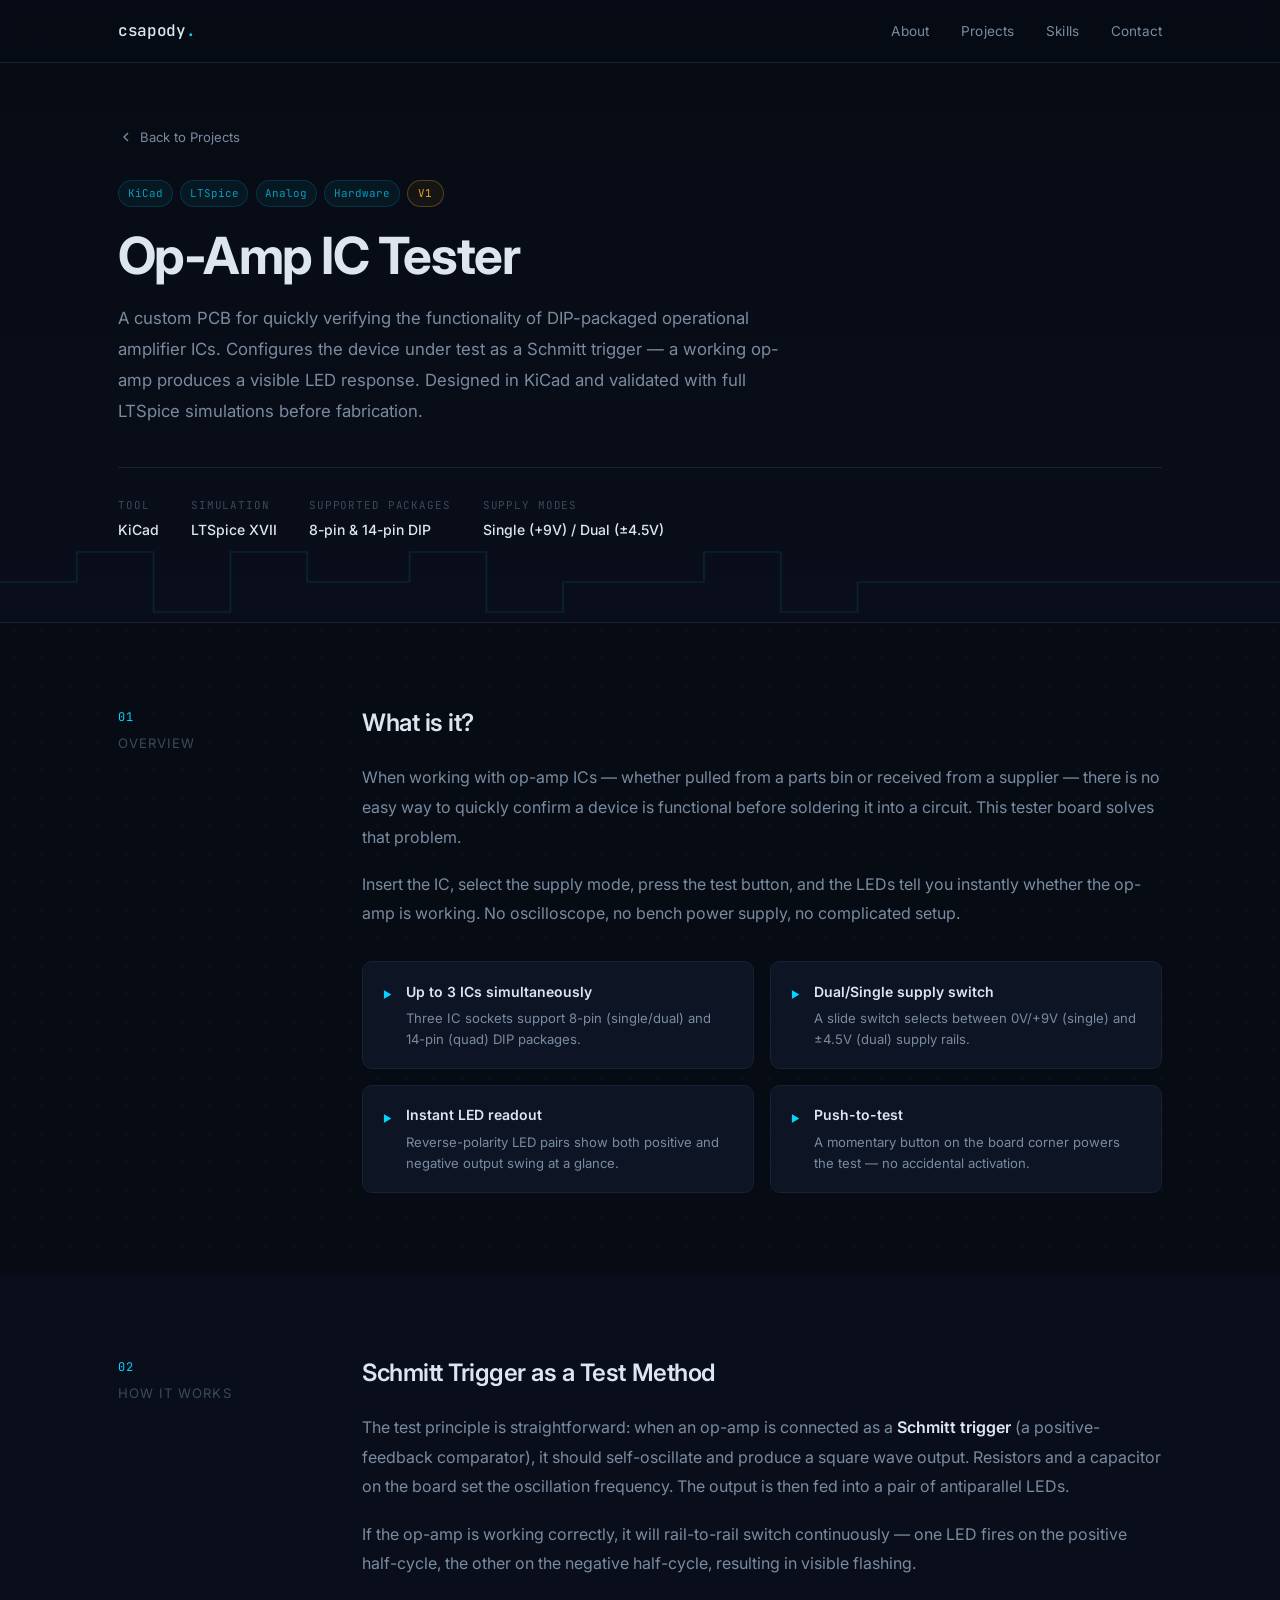
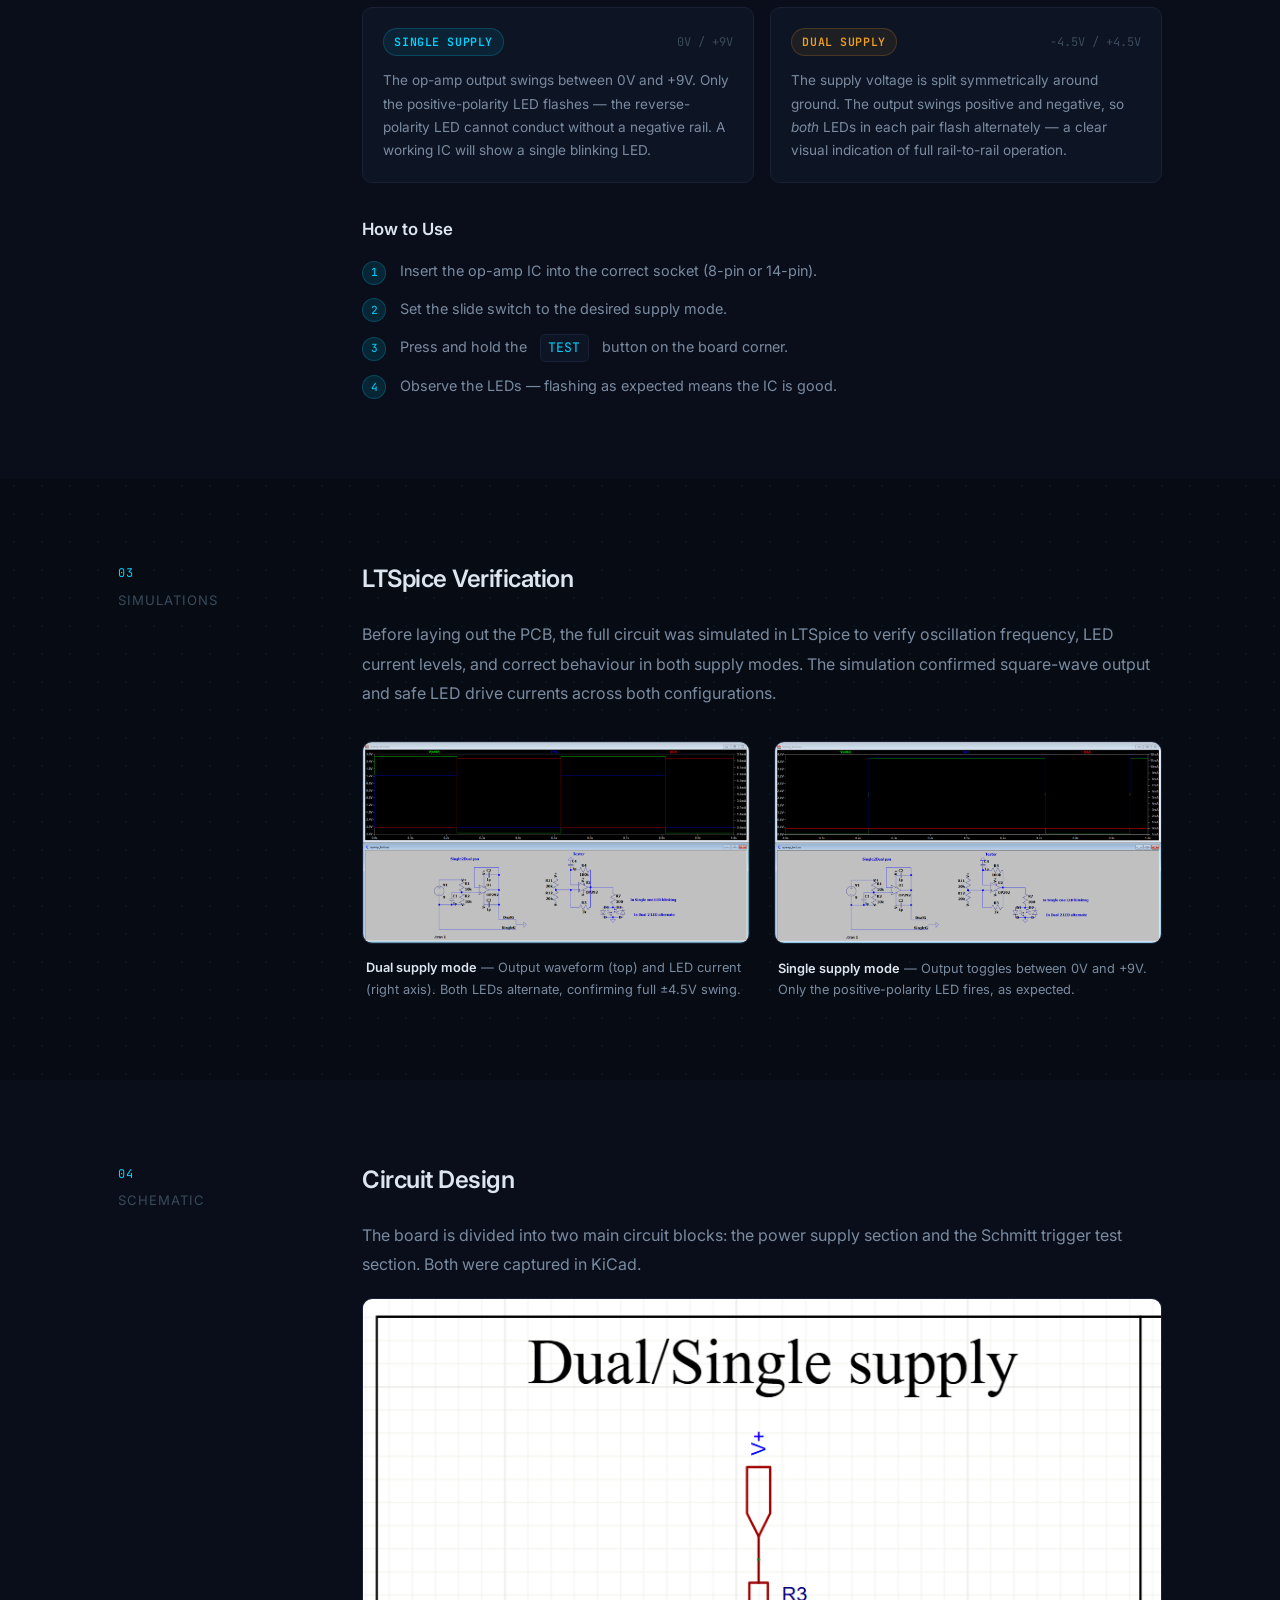
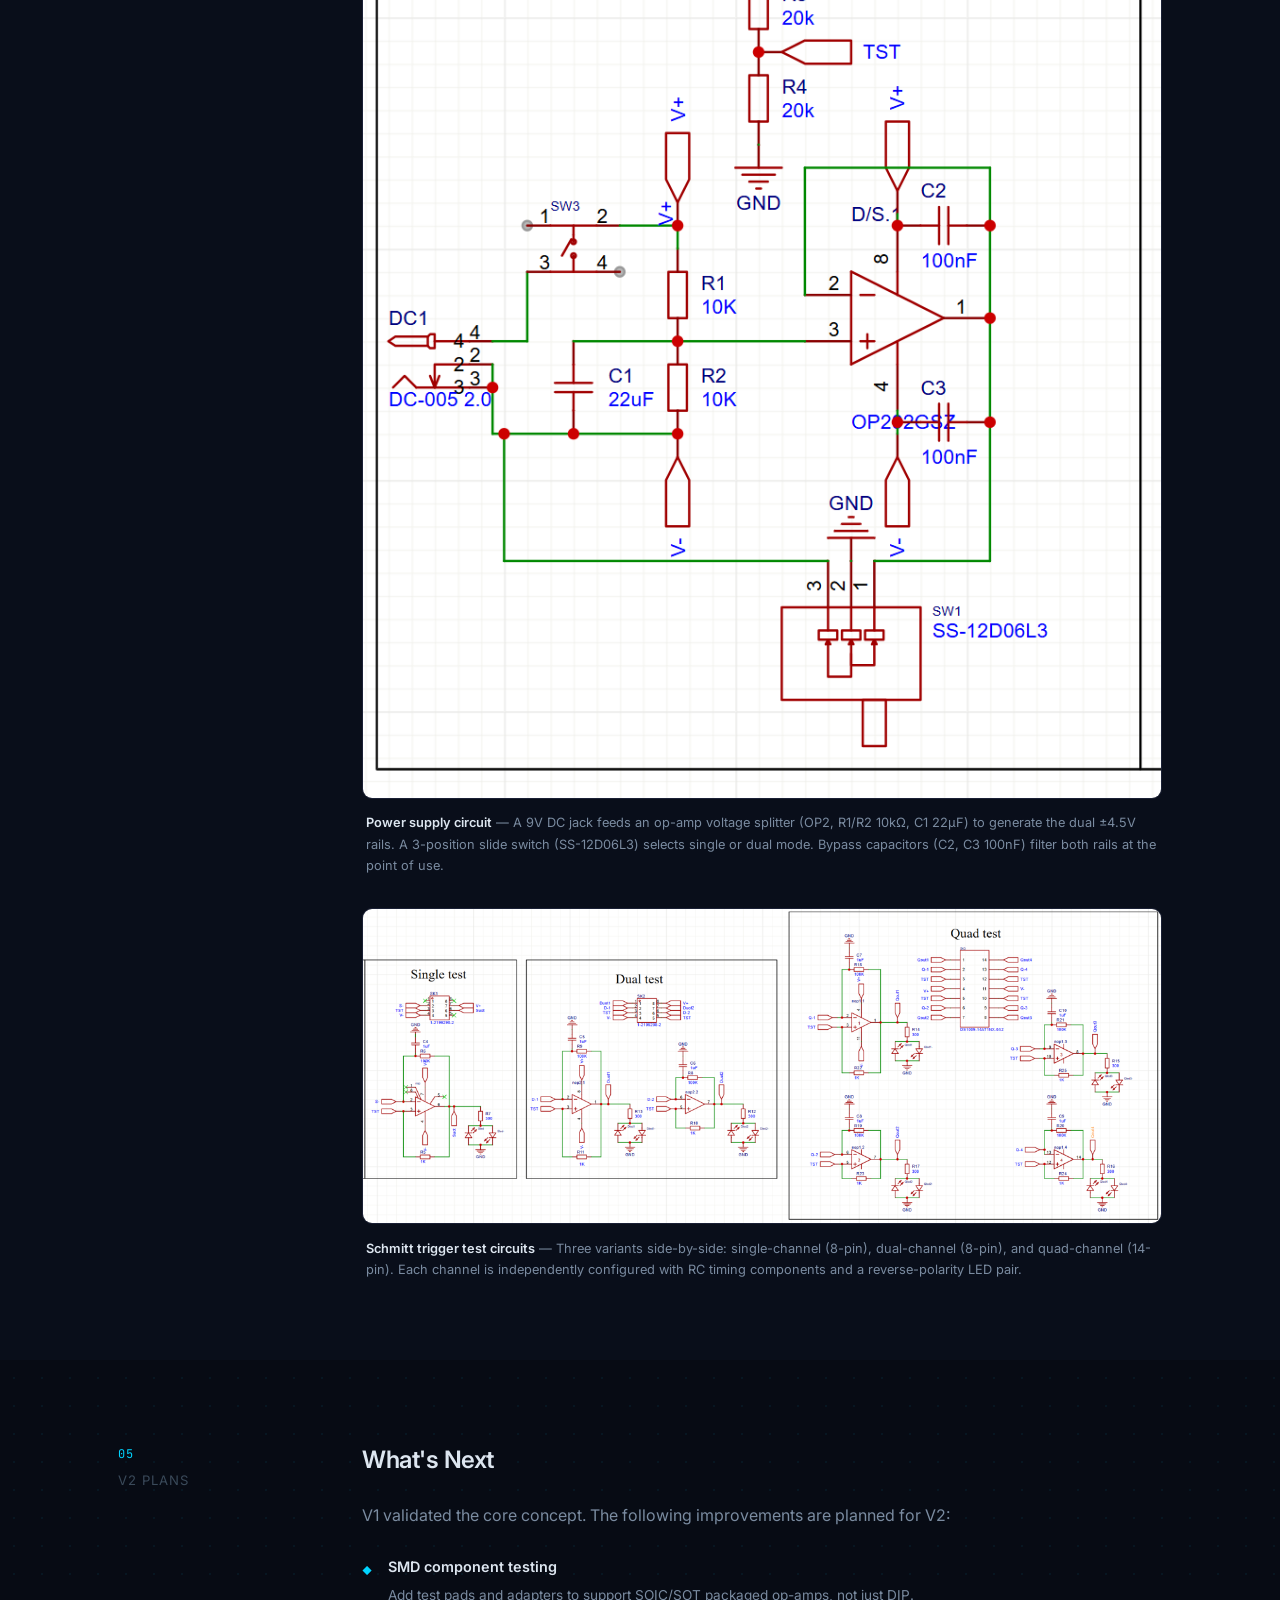
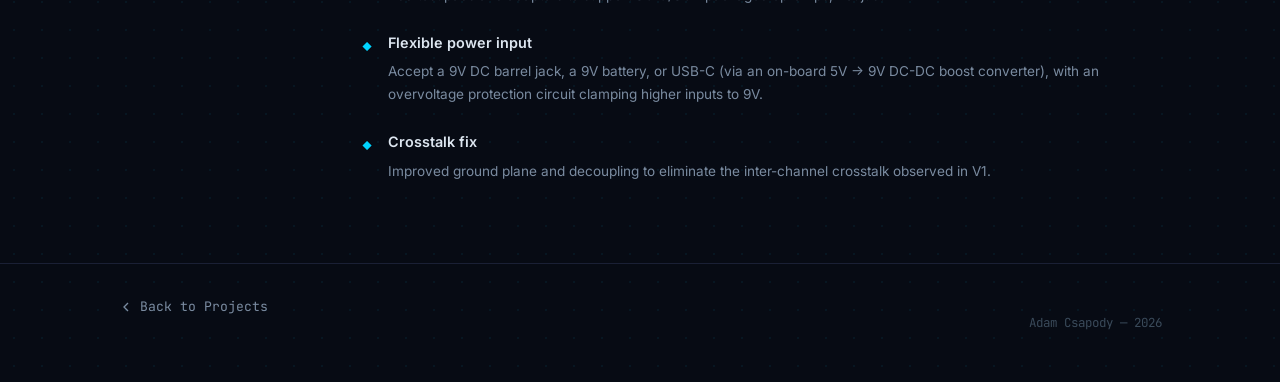
<file: projects/opamp-tester.html>
<!DOCTYPE html>
<html lang="en">
<head>
  <meta charset="UTF-8" />
  <meta name="viewport" content="width=device-width, initial-scale=1.0" />
  <title>Op-Amp IC Tester | Adam Csapody</title>
  <link rel="stylesheet" href="../src/styles.css" />
  <link rel="stylesheet" href="../src/project.css" />
  <link rel="preconnect" href="https://fonts.googleapis.com" />
  <link rel="preconnect" href="https://fonts.gstatic.com" crossorigin />
  <link href="https://fonts.googleapis.com/css2?family=Inter:wght@300;400;500;600;700&family=JetBrains+Mono:wght@400;500&display=swap" rel="stylesheet" />
</head>
<body>

  <!-- NAV -->
  <header class="nav-header">
    <nav class="nav container">
      <a href="../index.html" class="nav-logo">csapody<span class="accent">.</span></a>
      <ul class="nav-links">
        <li><a href="../index.html#about">About</a></li>
        <li><a href="../index.html#projects">Projects</a></li>
        <li><a href="../index.html#skills">Skills</a></li>
        <li><a href="../index.html#contact">Contact</a></li>
      </ul>
      <button class="nav-toggle" aria-label="Toggle menu">&#9776;</button>
    </nav>
  </header>

  <main class="project-main">

    <!-- HERO -->
    <section class="proj-hero">
      <svg class="hero-wave" viewBox="0 0 1000 80" preserveAspectRatio="none" xmlns="http://www.w3.org/2000/svg" aria-hidden="true">
        <polyline points="0,40 60,40 60,10 120,10 120,70 180,70 180,10 240,10 240,40 320,40 320,10 380,10 380,70 440,70 440,40 550,40 550,10 610,10 610,70 670,70 670,40 1000,40"
          fill="none" stroke="rgba(0,212,255,0.1)" stroke-width="1.5" stroke-linejoin="round"/>
      </svg>

      <div class="container">
        <a href="../index.html#projects" class="back-link">
          <svg viewBox="0 0 24 24" fill="none" stroke="currentColor" stroke-width="2" xmlns="http://www.w3.org/2000/svg"><polyline points="15 18 9 12 15 6"/></svg>
          Back to Projects
        </a>

        <div class="proj-hero-content">
          <div class="proj-tags-row">
            <span class="tag">KiCad</span>
            <span class="tag">LTSpice</span>
            <span class="tag">Analog</span>
            <span class="tag">Hardware</span>
            <span class="proj-version">V1</span>
          </div>
          <h1 class="proj-title">Op-Amp IC Tester</h1>
          <p class="proj-subtitle">
            A custom PCB for quickly verifying the functionality of DIP-packaged operational amplifier ICs.
            Configures the device under test as a Schmitt trigger — a working op-amp produces a visible LED response.
            Designed in KiCad and validated with full LTSpice simulations before fabrication.
          </p>

          <div class="proj-meta-row">
            <div class="proj-meta-item">
              <span class="proj-meta-label">Tool</span>
              <span class="proj-meta-value">KiCad</span>
            </div>
            <div class="proj-meta-item">
              <span class="proj-meta-label">Simulation</span>
              <span class="proj-meta-value">LTSpice XVII</span>
            </div>
            <div class="proj-meta-item">
              <span class="proj-meta-label">Supported packages</span>
              <span class="proj-meta-value">8-pin & 14-pin DIP</span>
            </div>
            <div class="proj-meta-item">
              <span class="proj-meta-label">Supply modes</span>
              <span class="proj-meta-value">Single (+9V) / Dual (±4.5V)</span>
            </div>
          </div>
        </div>
      </div>
    </section>

    <!-- OVERVIEW -->
    <section class="proj-section" id="overview">
      <div class="container proj-section-grid">
        <div class="proj-section-label">
          <span class="section-number">01</span>
          <span class="section-name">Overview</span>
        </div>
        <div class="proj-section-body">
          <h2>What is it?</h2>
          <p>
            When working with op-amp ICs — whether pulled from a parts bin or received from a supplier —
            there is no easy way to quickly confirm a device is functional before soldering it into a circuit.
            This tester board solves that problem.
          </p>
          <p>
            Insert the IC, select the supply mode, press the test button, and the LEDs tell you instantly
            whether the op-amp is working. No oscilloscope, no bench power supply, no complicated setup.
          </p>

          <div class="feature-grid">
            <div class="feature-card">
              <span class="feature-icon">&#9654;</span>
              <div>
                <strong>Up to 3 ICs simultaneously</strong>
                <p>Three IC sockets support 8-pin (single/dual) and 14-pin (quad) DIP packages.</p>
              </div>
            </div>
            <div class="feature-card">
              <span class="feature-icon">&#9654;</span>
              <div>
                <strong>Dual/Single supply switch</strong>
                <p>A slide switch selects between 0V/+9V (single) and ±4.5V (dual) supply rails.</p>
              </div>
            </div>
            <div class="feature-card">
              <span class="feature-icon">&#9654;</span>
              <div>
                <strong>Instant LED readout</strong>
                <p>Reverse-polarity LED pairs show both positive and negative output swing at a glance.</p>
              </div>
            </div>
            <div class="feature-card">
              <span class="feature-icon">&#9654;</span>
              <div>
                <strong>Push-to-test</strong>
                <p>A momentary button on the board corner powers the test — no accidental activation.</p>
              </div>
            </div>
          </div>
        </div>
      </div>
    </section>

    <!-- HOW IT WORKS -->
    <section class="proj-section proj-section-alt" id="how-it-works">
      <div class="container proj-section-grid">
        <div class="proj-section-label">
          <span class="section-number">02</span>
          <span class="section-name">How It Works</span>
        </div>
        <div class="proj-section-body">
          <h2>Schmitt Trigger as a Test Method</h2>
          <p>
            The test principle is straightforward: when an op-amp is connected as a
            <strong>Schmitt trigger</strong> (a positive-feedback comparator), it should self-oscillate
            and produce a square wave output. Resistors and a capacitor on the board set the oscillation
            frequency. The output is then fed into a pair of antiparallel LEDs.
          </p>
          <p>
            If the op-amp is working correctly, it will rail-to-rail switch continuously
            — one LED fires on the positive half-cycle, the other on the negative half-cycle,
            resulting in visible flashing.
          </p>

          <div class="mode-cards">
            <div class="mode-card">
              <div class="mode-card-header">
                <span class="mode-badge mode-single">Single Supply</span>
                <code class="mode-voltage">0V / +9V</code>
              </div>
              <p>
                The op-amp output swings between 0V and +9V. Only the positive-polarity LED
                flashes — the reverse-polarity LED cannot conduct without a negative rail.
                A working IC will show a single blinking LED.
              </p>
            </div>
            <div class="mode-card">
              <div class="mode-card-header">
                <span class="mode-badge mode-dual">Dual Supply</span>
                <code class="mode-voltage">−4.5V / +4.5V</code>
              </div>
              <p>
                The supply voltage is split symmetrically around ground. The output swings
                positive and negative, so <em>both</em> LEDs in each pair flash alternately —
                a clear visual indication of full rail-to-rail operation.
              </p>
            </div>
          </div>

          <div class="usage-steps">
            <h3>How to Use</h3>
            <ol class="steps-list">
              <li><span class="step-num">1</span> Insert the op-amp IC into the correct socket (8-pin or 14-pin).</li>
              <li><span class="step-num">2</span> Set the slide switch to the desired supply mode.</li>
              <li><span class="step-num">3</span> Press and hold the <code>TEST</code> button on the board corner.</li>
              <li><span class="step-num">4</span> Observe the LEDs — flashing as expected means the IC is good.</li>
            </ol>
          </div>
        </div>
      </div>
    </section>

    <!-- SIMULATIONS -->
    <section class="proj-section" id="simulations">
      <div class="container proj-section-grid">
        <div class="proj-section-label">
          <span class="section-number">03</span>
          <span class="section-name">Simulations</span>
        </div>
        <div class="proj-section-body">
          <h2>LTSpice Verification</h2>
          <p>
            Before laying out the PCB, the full circuit was simulated in LTSpice to verify
            oscillation frequency, LED current levels, and correct behaviour in both supply modes.
            The simulation confirmed square-wave output and safe LED drive currents across both configurations.
          </p>

          <div class="sim-grid">
            <figure class="sim-figure">
              <div class="img-frame">
                <img src="../assets/images/opamp-tester/page2_img1.png"
                     alt="LTSpice dual supply mode simulation — output waveform and LED current"
                     loading="lazy" />
              </div>
              <figcaption>
                <strong>Dual supply mode</strong> — Output waveform (top) and LED current (right axis).
                Both LEDs alternate, confirming full ±4.5V swing.
              </figcaption>
            </figure>

            <figure class="sim-figure">
              <div class="img-frame">
                <img src="../assets/images/opamp-tester/page2_img2.png"
                     alt="LTSpice single supply mode simulation — output waveform and LED current"
                     loading="lazy" />
              </div>
              <figcaption>
                <strong>Single supply mode</strong> — Output toggles between 0V and +9V.
                Only the positive-polarity LED fires, as expected.
              </figcaption>
            </figure>
          </div>
        </div>
      </div>
    </section>

    <!-- SCHEMATIC -->
    <section class="proj-section proj-section-alt" id="schematic">
      <div class="container proj-section-grid">
        <div class="proj-section-label">
          <span class="section-number">04</span>
          <span class="section-name">Schematic</span>
        </div>
        <div class="proj-section-body">
          <h2>Circuit Design</h2>
          <p>
            The board is divided into two main circuit blocks: the power supply section and
            the Schmitt trigger test section. Both were captured in KiCad.
          </p>

          <figure class="sim-figure">
            <div class="img-frame img-frame-wide">
              <img src="../assets/images/opamp-tester/page3_img1.png"
                   alt="Dual/Single supply power circuit schematic"
                   loading="lazy" />
            </div>
            <figcaption>
              <strong>Power supply circuit</strong> — A 9V DC jack feeds an op-amp voltage splitter
              (OP2, R1/R2 10kΩ, C1 22µF) to generate the dual ±4.5V rails.
              A 3-position slide switch (SS-12D06L3) selects single or dual mode.
              Bypass capacitors (C2, C3 100nF) filter both rails at the point of use.
            </figcaption>
          </figure>

          <figure class="sim-figure" style="margin-top: 2rem;">
            <div class="img-frame img-frame-wide">
              <img src="../assets/images/opamp-tester/page4_img1.png"
                   alt="Schmitt trigger test circuit — single, dual, and quad channel variants"
                   loading="lazy" />
            </div>
            <figcaption>
              <strong>Schmitt trigger test circuits</strong> — Three variants side-by-side:
              single-channel (8-pin), dual-channel (8-pin), and quad-channel (14-pin).
              Each channel is independently configured with RC timing components and
              a reverse-polarity LED pair.
            </figcaption>
          </figure>
        </div>
      </div>
    </section>

    <!-- V2 PLANS -->
    <section class="proj-section" id="v2">
      <div class="container proj-section-grid">
        <div class="proj-section-label">
          <span class="section-number">05</span>
          <span class="section-name">V2 Plans</span>
        </div>
        <div class="proj-section-body">
          <h2>What's Next</h2>
          <p>
            V1 validated the core concept. The following improvements are planned for V2:
          </p>
          <ul class="v2-list">
            <li>
              <span class="v2-bullet">&#9670;</span>
              <div>
                <strong>SMD component testing</strong>
                <p>Add test pads and adapters to support SOIC/SOT packaged op-amps, not just DIP.</p>
              </div>
            </li>
            <li>
              <span class="v2-bullet">&#9670;</span>
              <div>
                <strong>Flexible power input</strong>
                <p>
                  Accept a 9V DC barrel jack, a 9V battery, or USB-C (via an on-board
                  5V → 9V DC-DC boost converter), with an overvoltage protection circuit clamping
                  higher inputs to 9V.
                </p>
              </div>
            </li>
            <li>
              <span class="v2-bullet">&#9670;</span>
              <div>
                <strong>Crosstalk fix</strong>
                <p>Improved ground plane and decoupling to eliminate the inter-channel crosstalk observed in V1.</p>
              </div>
            </li>
          </ul>
        </div>
      </div>
    </section>

  </main>

  <!-- FOOTER -->
  <footer class="footer">
    <div class="container footer-proj">
      <a href="../index.html#projects" class="back-link">
        <svg viewBox="0 0 24 24" fill="none" stroke="currentColor" stroke-width="2" xmlns="http://www.w3.org/2000/svg"><polyline points="15 18 9 12 15 6"/></svg>
        Back to Projects
      </a>
      <p>Adam Csapody &mdash; <span id="year"></span></p>
    </div>
  </footer>

  <script>document.getElementById('year').textContent = new Date().getFullYear();</script>
  <script src="../src/main.js"></script>
</body>
</html>
</file>
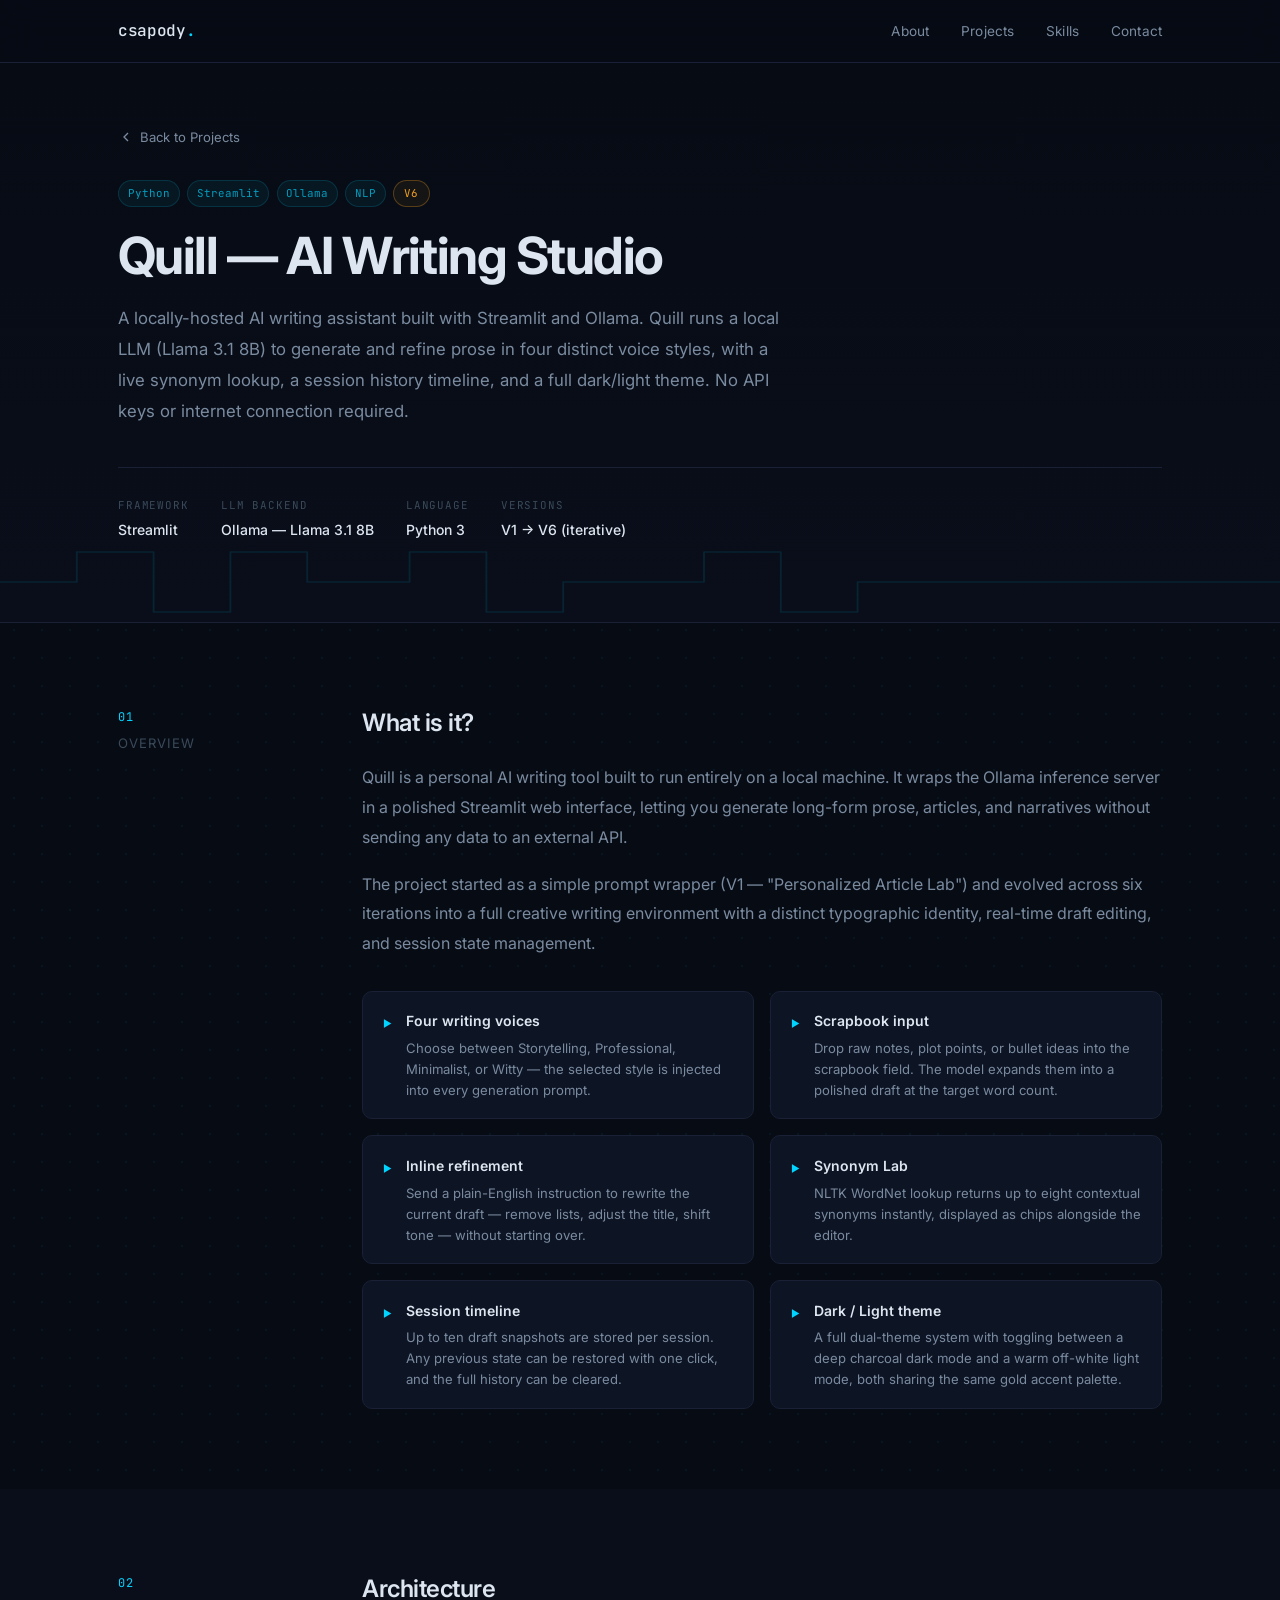
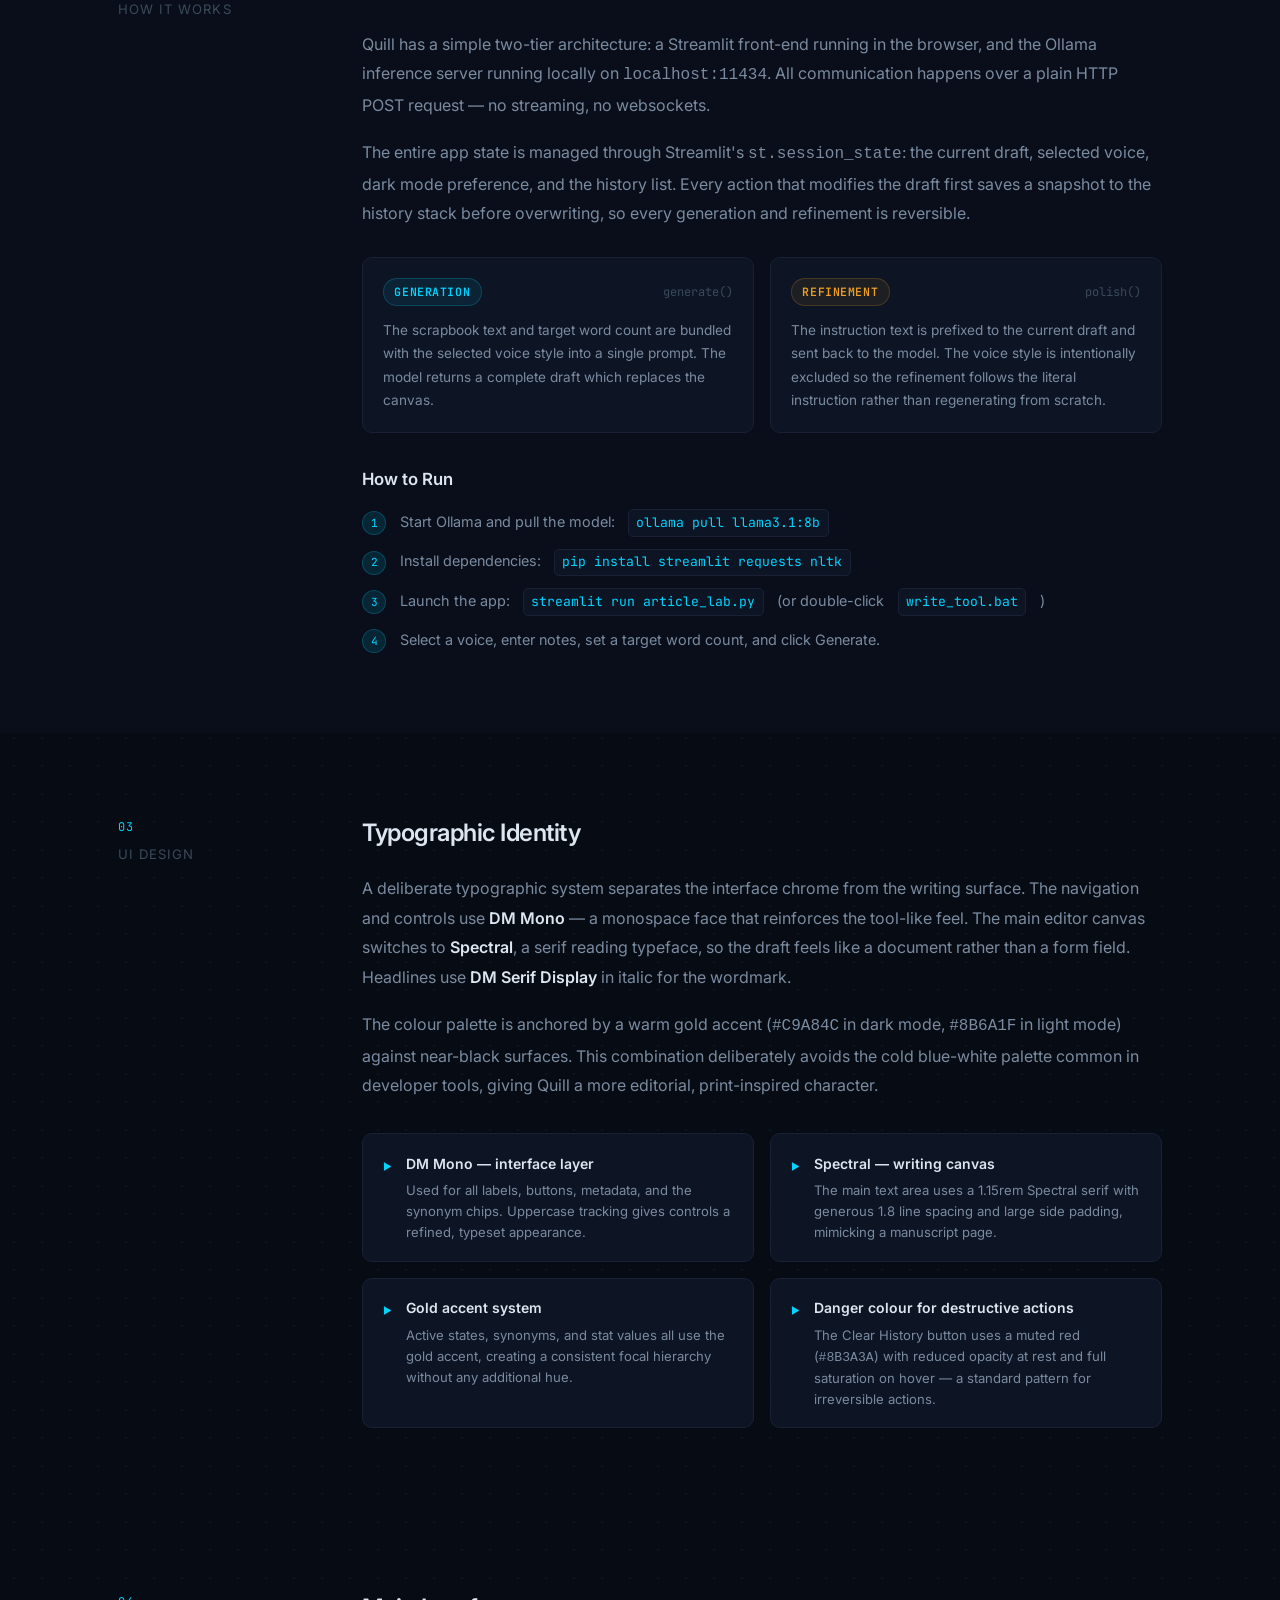
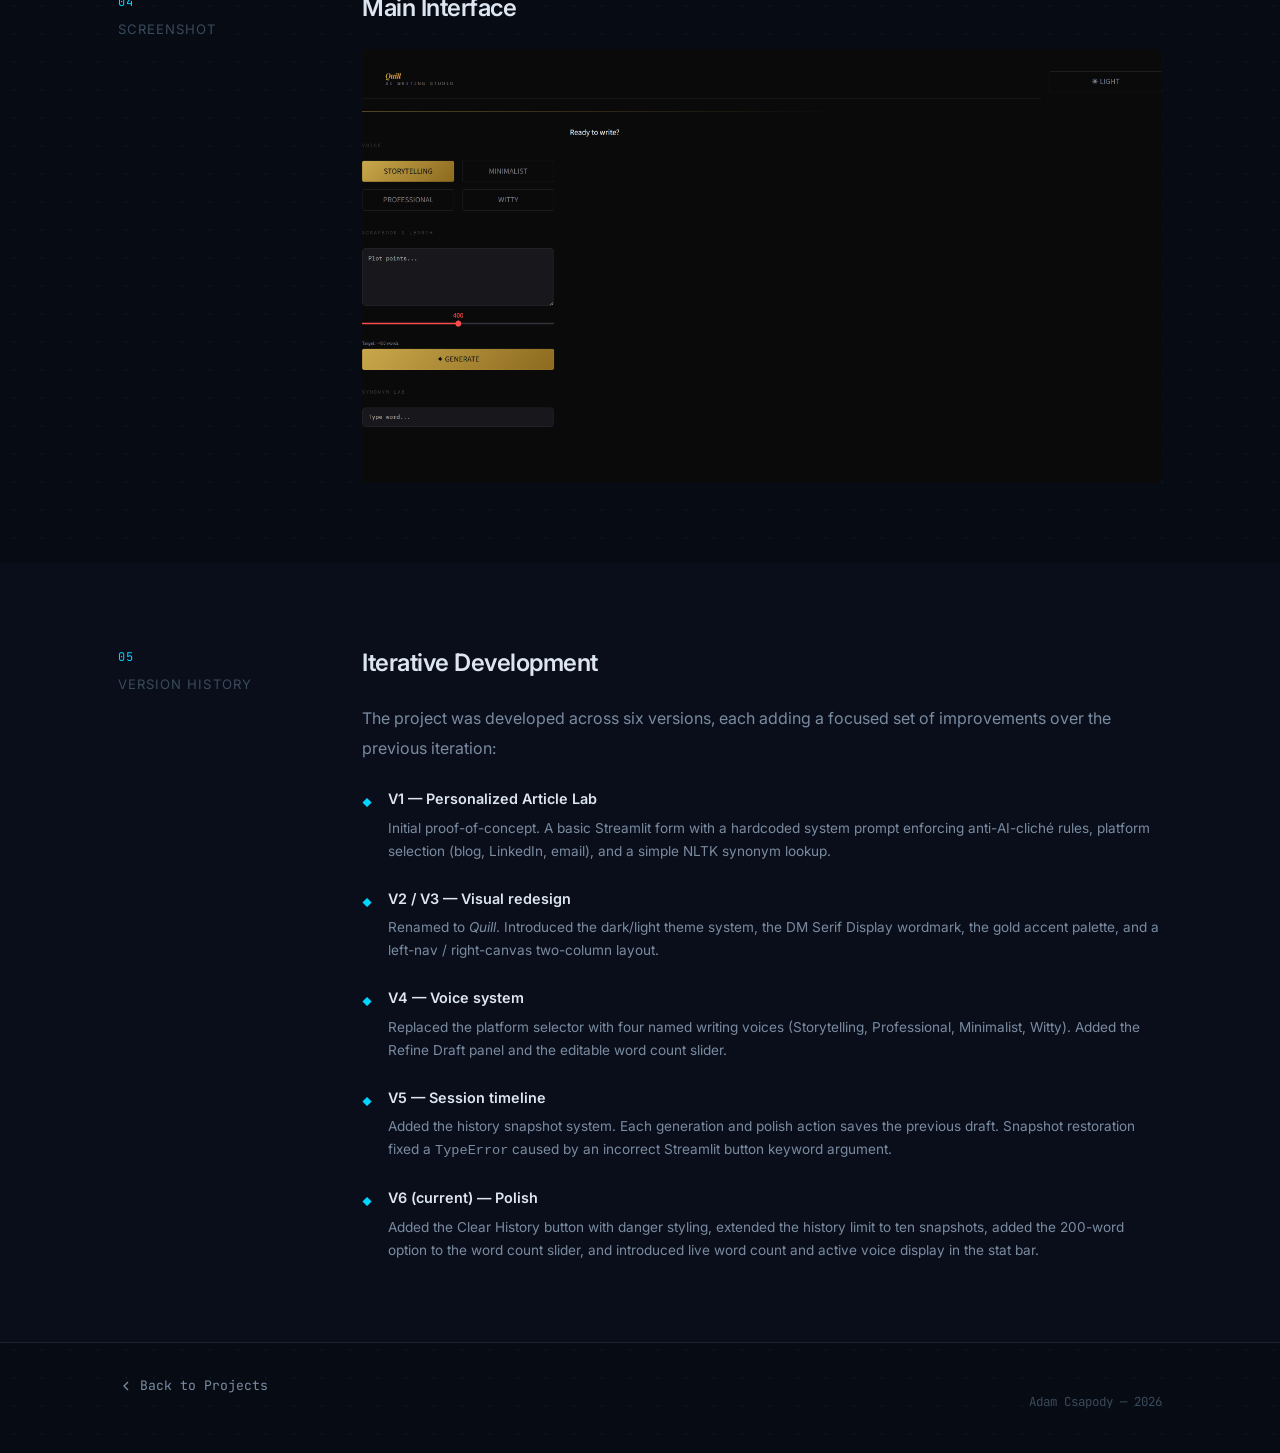
<file: projects/quill-ai-writer.html>
<!DOCTYPE html>
<html lang="en">
<head>
  <meta charset="UTF-8" />
  <meta name="viewport" content="width=device-width, initial-scale=1.0" />
  <title>Quill AI Writing Studio | Adam Csapody</title>
  <link rel="stylesheet" href="../src/styles.css" />
  <link rel="stylesheet" href="../src/project.css" />
  <link rel="preconnect" href="https://fonts.googleapis.com" />
  <link rel="preconnect" href="https://fonts.gstatic.com" crossorigin />
  <link href="https://fonts.googleapis.com/css2?family=Inter:wght@300;400;500;600;700&family=JetBrains+Mono:wght@400;500&display=swap" rel="stylesheet" />
</head>
<body>

  <!-- NAV -->
  <header class="nav-header">
    <nav class="nav container">
      <a href="../index.html" class="nav-logo">csapody<span class="accent">.</span></a>
      <ul class="nav-links">
        <li><a href="../index.html#about">About</a></li>
        <li><a href="../index.html#projects">Projects</a></li>
        <li><a href="../index.html#skills">Skills</a></li>
        <li><a href="../index.html#contact">Contact</a></li>
      </ul>
      <button class="nav-toggle" aria-label="Toggle menu">&#9776;</button>
    </nav>
  </header>

  <main class="project-main">

    <!-- HERO -->
    <section class="proj-hero">
      <svg class="hero-wave" viewBox="0 0 1000 80" preserveAspectRatio="none" xmlns="http://www.w3.org/2000/svg" aria-hidden="true">
        <polyline points="0,40 60,40 60,10 120,10 120,70 180,70 180,10 240,10 240,40 320,40 320,10 380,10 380,70 440,70 440,40 550,40 550,10 610,10 610,70 670,70 670,40 1000,40"
          fill="none" stroke="rgba(0,212,255,0.1)" stroke-width="1.5" stroke-linejoin="round"/>
      </svg>

      <div class="container">
        <a href="../index.html#projects" class="back-link">
          <svg viewBox="0 0 24 24" fill="none" stroke="currentColor" stroke-width="2" xmlns="http://www.w3.org/2000/svg"><polyline points="15 18 9 12 15 6"/></svg>
          Back to Projects
        </a>

        <div class="proj-hero-content">
          <div class="proj-tags-row">
            <span class="tag">Python</span>
            <span class="tag">Streamlit</span>
            <span class="tag">Ollama</span>
            <span class="tag">NLP</span>
            <span class="proj-version">V6</span>
          </div>
          <h1 class="proj-title">Quill &mdash; AI Writing Studio</h1>
          <p class="proj-subtitle">
            A locally-hosted AI writing assistant built with Streamlit and Ollama. Quill runs a local
            LLM (Llama 3.1 8B) to generate and refine prose in four distinct voice styles, with a
            live synonym lookup, a session history timeline, and a full dark/light theme. No API keys
            or internet connection required.
          </p>

          <div class="proj-meta-row">
            <div class="proj-meta-item">
              <span class="proj-meta-label">Framework</span>
              <span class="proj-meta-value">Streamlit</span>
            </div>
            <div class="proj-meta-item">
              <span class="proj-meta-label">LLM Backend</span>
              <span class="proj-meta-value">Ollama — Llama 3.1 8B</span>
            </div>
            <div class="proj-meta-item">
              <span class="proj-meta-label">Language</span>
              <span class="proj-meta-value">Python 3</span>
            </div>
            <div class="proj-meta-item">
              <span class="proj-meta-label">Versions</span>
              <span class="proj-meta-value">V1 &rarr; V6 (iterative)</span>
            </div>
          </div>
        </div>
      </div>
    </section>

    <!-- OVERVIEW -->
    <section class="proj-section" id="overview">
      <div class="container proj-section-grid">
        <div class="proj-section-label">
          <span class="section-number">01</span>
          <span class="section-name">Overview</span>
        </div>
        <div class="proj-section-body">
          <h2>What is it?</h2>
          <p>
            Quill is a personal AI writing tool built to run entirely on a local machine. It wraps
            the Ollama inference server in a polished Streamlit web interface, letting you generate
            long-form prose, articles, and narratives without sending any data to an external API.
          </p>
          <p>
            The project started as a simple prompt wrapper (V1 — "Personalized Article Lab") and
            evolved across six iterations into a full creative writing environment with a distinct
            typographic identity, real-time draft editing, and session state management.
          </p>

          <div class="feature-grid">
            <div class="feature-card">
              <span class="feature-icon">&#9654;</span>
              <div>
                <strong>Four writing voices</strong>
                <p>Choose between Storytelling, Professional, Minimalist, or Witty — the selected style is injected into every generation prompt.</p>
              </div>
            </div>
            <div class="feature-card">
              <span class="feature-icon">&#9654;</span>
              <div>
                <strong>Scrapbook input</strong>
                <p>Drop raw notes, plot points, or bullet ideas into the scrapbook field. The model expands them into a polished draft at the target word count.</p>
              </div>
            </div>
            <div class="feature-card">
              <span class="feature-icon">&#9654;</span>
              <div>
                <strong>Inline refinement</strong>
                <p>Send a plain-English instruction to rewrite the current draft — remove lists, adjust the title, shift tone — without starting over.</p>
              </div>
            </div>
            <div class="feature-card">
              <span class="feature-icon">&#9654;</span>
              <div>
                <strong>Synonym Lab</strong>
                <p>NLTK WordNet lookup returns up to eight contextual synonyms instantly, displayed as chips alongside the editor.</p>
              </div>
            </div>
            <div class="feature-card">
              <span class="feature-icon">&#9654;</span>
              <div>
                <strong>Session timeline</strong>
                <p>Up to ten draft snapshots are stored per session. Any previous state can be restored with one click, and the full history can be cleared.</p>
              </div>
            </div>
            <div class="feature-card">
              <span class="feature-icon">&#9654;</span>
              <div>
                <strong>Dark / Light theme</strong>
                <p>A full dual-theme system with toggling between a deep charcoal dark mode and a warm off-white light mode, both sharing the same gold accent palette.</p>
              </div>
            </div>
          </div>
        </div>
      </div>
    </section>

    <!-- HOW IT WORKS -->
    <section class="proj-section proj-section-alt" id="how-it-works">
      <div class="container proj-section-grid">
        <div class="proj-section-label">
          <span class="section-number">02</span>
          <span class="section-name">How It Works</span>
        </div>
        <div class="proj-section-body">
          <h2>Architecture</h2>
          <p>
            Quill has a simple two-tier architecture: a Streamlit front-end running in the browser,
            and the Ollama inference server running locally on <code>localhost:11434</code>.
            All communication happens over a plain HTTP POST request — no streaming, no websockets.
          </p>
          <p>
            The entire app state is managed through Streamlit's <code>st.session_state</code>:
            the current draft, selected voice, dark mode preference, and the history list.
            Every action that modifies the draft first saves a snapshot to the history stack
            before overwriting, so every generation and refinement is reversible.
          </p>

          <div class="mode-cards">
            <div class="mode-card">
              <div class="mode-card-header">
                <span class="mode-badge mode-single">Generation</span>
                <code class="mode-voltage">generate()</code>
              </div>
              <p>
                The scrapbook text and target word count are bundled with the selected voice style
                into a single prompt. The model returns a complete draft which replaces the canvas.
              </p>
            </div>
            <div class="mode-card">
              <div class="mode-card-header">
                <span class="mode-badge mode-dual">Refinement</span>
                <code class="mode-voltage">polish()</code>
              </div>
              <p>
                The instruction text is prefixed to the current draft and sent back to the model.
                The voice style is intentionally excluded so the refinement follows the literal
                instruction rather than regenerating from scratch.
              </p>
            </div>
          </div>

          <div class="usage-steps">
            <h3>How to Run</h3>
            <ol class="steps-list">
              <li><span class="step-num">1</span> Start Ollama and pull the model: <code>ollama pull llama3.1:8b</code></li>
              <li><span class="step-num">2</span> Install dependencies: <code>pip install streamlit requests nltk</code></li>
              <li><span class="step-num">3</span> Launch the app: <code>streamlit run article_lab.py</code> (or double-click <code>write_tool.bat</code>)</li>
              <li><span class="step-num">4</span> Select a voice, enter notes, set a target word count, and click Generate.</li>
            </ol>
          </div>
        </div>
      </div>
    </section>

    <!-- DESIGN -->
    <section class="proj-section" id="design">
      <div class="container proj-section-grid">
        <div class="proj-section-label">
          <span class="section-number">03</span>
          <span class="section-name">UI Design</span>
        </div>
        <div class="proj-section-body">
          <h2>Typographic Identity</h2>
          <p>
            A deliberate typographic system separates the interface chrome from the writing surface.
            The navigation and controls use <strong>DM Mono</strong> — a monospace face that
            reinforces the tool-like feel. The main editor canvas switches to
            <strong>Spectral</strong>, a serif reading typeface, so the draft feels like a document
            rather than a form field. Headlines use <strong>DM Serif Display</strong> in italic for
            the wordmark.
          </p>
          <p>
            The colour palette is anchored by a warm gold accent
            (<code>#C9A84C</code> in dark mode, <code>#8B6A1F</code> in light mode) against near-black
            surfaces. This combination deliberately avoids the cold blue-white palette common in
            developer tools, giving Quill a more editorial, print-inspired character.
          </p>

          <div class="feature-grid">
            <div class="feature-card">
              <span class="feature-icon">&#9654;</span>
              <div>
                <strong>DM Mono — interface layer</strong>
                <p>Used for all labels, buttons, metadata, and the synonym chips. Uppercase tracking gives controls a refined, typeset appearance.</p>
              </div>
            </div>
            <div class="feature-card">
              <span class="feature-icon">&#9654;</span>
              <div>
                <strong>Spectral — writing canvas</strong>
                <p>The main text area uses a 1.15rem Spectral serif with generous 1.8 line spacing and large side padding, mimicking a manuscript page.</p>
              </div>
            </div>
            <div class="feature-card">
              <span class="feature-icon">&#9654;</span>
              <div>
                <strong>Gold accent system</strong>
                <p>Active states, synonyms, and stat values all use the gold accent, creating a consistent focal hierarchy without any additional hue.</p>
              </div>
            </div>
            <div class="feature-card">
              <span class="feature-icon">&#9654;</span>
              <div>
                <strong>Danger colour for destructive actions</strong>
                <p>The Clear History button uses a muted red (<code>#8B3A3A</code>) with reduced opacity at rest and full saturation on hover — a standard pattern for irreversible actions.</p>
              </div>
            </div>
          </div>
        </div>
      </div>
    </section>

    <!-- SCREENSHOT -->
    <section class="proj-section" id="screenshot">
      <div class="container proj-section-grid">
        <div class="proj-section-label">
          <span class="section-number">04</span>
          <span class="section-name">Screenshot</span>
        </div>
        <div class="proj-section-body">
          <h2>Main Interface</h2>
          <figure class="sim-figure">
            <div class="img-frame-wide">
              <img src="../assets/images/quill/main_page.png" alt="Quill AI Writing Studio — main interface in dark mode" style="width:100%;display:block;border-radius:4px;" />
            </div>
          </figure>
        </div>
      </div>
    </section>

    <!-- VERSION HISTORY -->
    <section class="proj-section proj-section-alt" id="versions">
      <div class="container proj-section-grid">
        <div class="proj-section-label">
          <span class="section-number">05</span>
          <span class="section-name">Version History</span>
        </div>
        <div class="proj-section-body">
          <h2>Iterative Development</h2>
          <p>
            The project was developed across six versions, each adding a focused set of
            improvements over the previous iteration:
          </p>
          <ul class="v2-list">
            <li>
              <span class="v2-bullet">&#9670;</span>
              <div>
                <strong>V1 — Personalized Article Lab</strong>
                <p>Initial proof-of-concept. A basic Streamlit form with a hardcoded system prompt enforcing anti-AI-cliché rules, platform selection (blog, LinkedIn, email), and a simple NLTK synonym lookup.</p>
              </div>
            </li>
            <li>
              <span class="v2-bullet">&#9670;</span>
              <div>
                <strong>V2 / V3 — Visual redesign</strong>
                <p>Renamed to <em>Quill</em>. Introduced the dark/light theme system, the DM Serif Display wordmark, the gold accent palette, and a left-nav / right-canvas two-column layout.</p>
              </div>
            </li>
            <li>
              <span class="v2-bullet">&#9670;</span>
              <div>
                <strong>V4 — Voice system</strong>
                <p>Replaced the platform selector with four named writing voices (Storytelling, Professional, Minimalist, Witty). Added the Refine Draft panel and the editable word count slider.</p>
              </div>
            </li>
            <li>
              <span class="v2-bullet">&#9670;</span>
              <div>
                <strong>V5 — Session timeline</strong>
                <p>Added the history snapshot system. Each generation and polish action saves the previous draft. Snapshot restoration fixed a <code>TypeError</code> caused by an incorrect Streamlit button keyword argument.</p>
              </div>
            </li>
            <li>
              <span class="v2-bullet">&#9670;</span>
              <div>
                <strong>V6 (current) — Polish</strong>
                <p>Added the Clear History button with danger styling, extended the history limit to ten snapshots, added the 200-word option to the word count slider, and introduced live word count and active voice display in the stat bar.</p>
              </div>
            </li>
          </ul>
        </div>
      </div>
    </section>

  </main>

  <!-- FOOTER -->
  <footer class="footer">
    <div class="container footer-proj">
      <a href="../index.html#projects" class="back-link">
        <svg viewBox="0 0 24 24" fill="none" stroke="currentColor" stroke-width="2" xmlns="http://www.w3.org/2000/svg"><polyline points="15 18 9 12 15 6"/></svg>
        Back to Projects
      </a>
      <p>Adam Csapody &mdash; <span id="year"></span></p>
    </div>
  </footer>

  <script>document.getElementById('year').textContent = new Date().getFullYear();</script>
  <script src="../src/main.js"></script>
</body>
</html>
</file>
<file: src/styles.css>
/* ================================================
   styles.css — Adam Csapody Portfolio
   Dark EE-themed design
   ================================================ */

/* ── CSS Variables ──────────────────────────── */
:root {
  --bg:            #070b14;
  --bg-section:    #090e1a;
  --bg-card:       #0d1424;
  --bg-card-hover: #111929;
  --border:        #1a2035;
  --border-glow:   rgba(0, 212, 255, 0.3);
  --accent:        #00d4ff;
  --accent-dim:    rgba(0, 212, 255, 0.12);
  --accent-glow:   rgba(0, 212, 255, 0.2);
  --accent-2:      #f0a020;   /* PCB trace gold — used sparingly */
  --text:          #dde6f0;
  --text-muted:    #7a8ba0;
  --text-dim:      #3a4a5a;
  --font-sans:     'Inter', system-ui, sans-serif;
  --font-mono:     'JetBrains Mono', monospace;
  --radius:        10px;
  --radius-sm:     5px;
  --shadow:        0 4px 32px rgba(0, 0, 0, 0.6);
  --transition:    0.22s ease;
  --max-w:         1100px;
}

/* ── Reset ──────────────────────────────────── */
*, *::before, *::after { box-sizing: border-box; margin: 0; padding: 0; }
html { scroll-behavior: smooth; font-size: 16px; }
body {
  background: var(--bg);
  color: var(--text);
  font-family: var(--font-sans);
  line-height: 1.7;
  overflow-x: hidden;
  /* Subtle PCB dot grid */
  background-image:
    radial-gradient(circle, rgba(0, 212, 255, 0.06) 1px, transparent 1px);
  background-size: 28px 28px;
}
a { color: inherit; text-decoration: none; }
img { max-width: 100%; display: block; }
ul { list-style: none; }

/* ── Utility ─────────────────────────────────── */
.container { max-width: var(--max-w); margin: 0 auto; padding: 0 1.75rem; }
.section { padding: 6rem 0; }
.accent { color: var(--accent); }

/* ── Section Titles ──────────────────────────── */
.section-title {
  font-size: clamp(1.6rem, 4vw, 2.1rem);
  font-weight: 700;
  margin-bottom: 3rem;
  position: relative;
  display: inline-block;
  letter-spacing: -0.02em;
}
.section-title::after {
  content: '';
  display: block;
  width: 40px;
  height: 3px;
  background: var(--accent);
  border-radius: 2px;
  margin-top: 0.55rem;
  box-shadow: 0 0 10px var(--accent-glow);
}

/* ── Buttons ─────────────────────────────────── */
.btn {
  display: inline-flex;
  align-items: center;
  gap: 0.4rem;
  padding: 0.65rem 1.4rem;
  border-radius: var(--radius-sm);
  font-size: 0.875rem;
  font-weight: 500;
  cursor: pointer;
  border: 1.5px solid transparent;
  transition: all var(--transition);
  font-family: var(--font-sans);
}
.btn-primary {
  background: var(--accent);
  color: var(--bg);
  font-weight: 600;
}
.btn-primary:hover {
  background: transparent;
  border-color: var(--accent);
  color: var(--accent);
  box-shadow: 0 0 20px var(--accent-glow);
}
.btn-ghost {
  background: transparent;
  border-color: var(--border);
  color: var(--text-muted);
}
.btn-ghost:hover {
  border-color: var(--accent);
  color: var(--accent);
}
.btn-sm {
  padding: 0.35rem 0.85rem;
  font-size: 0.78rem;
  background: transparent;
  border: 1px solid var(--border);
  color: var(--text-muted);
}
.btn-sm:hover {
  border-color: var(--accent);
  color: var(--accent);
}

/* ── Nav ─────────────────────────────────────── */
.nav-header {
  position: fixed;
  top: 0; left: 0; right: 0;
  z-index: 100;
  backdrop-filter: blur(16px);
  background: rgba(7, 11, 20, 0.85);
  border-bottom: 1px solid var(--border);
}
.nav {
  display: flex;
  align-items: center;
  justify-content: space-between;
  height: 62px;
}
.nav-logo {
  font-family: var(--font-mono);
  font-size: 1rem;
  font-weight: 500;
  letter-spacing: -0.02em;
  color: var(--text);
}
.nav-links {
  display: flex;
  gap: 2rem;
}
.nav-links a {
  font-size: 0.85rem;
  color: var(--text-muted);
  transition: color var(--transition);
  letter-spacing: 0.01em;
}
.nav-links a:hover { color: var(--accent); }
.nav-toggle {
  display: none;
  background: none;
  border: none;
  color: var(--text);
  font-size: 1.4rem;
  cursor: pointer;
}

/* ── Hero ─────────────────────────────────────── */
.hero {
  min-height: 100vh;
  display: flex;
  align-items: center;
  position: relative;
  overflow: hidden;
  padding-top: 62px;
}

/* Oscilloscope waveform */
.hero-wave {
  position: absolute;
  bottom: 0;
  left: 0;
  right: 0;
  width: 100%;
  height: 120px;
  pointer-events: none;
}

/* Corner circuit traces */
.circuit-corner {
  position: absolute;
  width: 140px;
  height: 140px;
  pointer-events: none;
}
.circuit-tl { top: 62px; left: 0; }
.circuit-br { bottom: 0; right: 0; }

/* Background glow */
.hero-glow {
  position: absolute;
  width: 600px;
  height: 600px;
  background: radial-gradient(circle, rgba(0, 212, 255, 0.07) 0%, transparent 70%);
  top: 50%;
  right: -100px;
  transform: translateY(-50%);
  pointer-events: none;
}

.hero-content {
  position: relative;
  z-index: 1;
  max-width: 660px;
}
.hero-greeting {
  font-size: 1rem;
  color: var(--accent);
  font-family: var(--font-mono);
  margin-bottom: 0.5rem;
  letter-spacing: 0.02em;
}
.hero-name {
  font-size: clamp(2.8rem, 7vw, 4.8rem);
  font-weight: 700;
  line-height: 1.06;
  margin-bottom: 0.5rem;
  letter-spacing: -0.03em;
  color: var(--text);
}
.hero-role {
  font-size: clamp(1rem, 2.5vw, 1.25rem);
  color: var(--text-muted);
  font-family: var(--font-mono);
  margin-bottom: 1.75rem;
  min-height: 1.8rem;
  letter-spacing: 0.01em;
}
.hero-role::after {
  content: '|';
  color: var(--accent);
  animation: blink 1s step-end infinite;
  margin-left: 1px;
}
@keyframes blink { 50% { opacity: 0; } }
.hero-bio {
  font-size: 1rem;
  color: var(--text-muted);
  max-width: 500px;
  margin-bottom: 2.25rem;
  line-height: 1.8;
}
.hero-actions { display: flex; gap: 0.85rem; flex-wrap: wrap; }

/* ── About ───────────────────────────────────── */
.about { background: var(--bg-section); }
.about-grid {
  display: grid;
  grid-template-columns: 1fr auto;
  gap: 4rem;
  align-items: start;
}
.about-text p {
  color: var(--text-muted);
  margin-bottom: 1.25rem;
  max-width: 540px;
  line-height: 1.85;
}
.about-stats {
  display: flex;
  flex-direction: column;
  gap: 1.25rem;
}
.stat-card {
  background: var(--bg-card);
  border: 1px solid var(--border);
  border-radius: var(--radius);
  padding: 1.4rem 2rem;
  text-align: center;
  min-width: 155px;
  position: relative;
  overflow: hidden;
}
/* Top glow bar on stat cards */
.stat-card::before {
  content: '';
  position: absolute;
  top: 0; left: 20%; right: 20%;
  height: 1px;
  background: linear-gradient(90deg, transparent, var(--accent), transparent);
}
.stat-number {
  display: block;
  font-size: 2.4rem;
  font-weight: 700;
  color: var(--accent);
  font-family: var(--font-mono);
  line-height: 1;
  text-shadow: 0 0 20px var(--accent-glow);
}
.stat-label {
  display: block;
  font-size: 0.75rem;
  color: var(--text-muted);
  margin-top: 0.45rem;
  text-transform: uppercase;
  letter-spacing: 0.08em;
}

/* ── Projects ────────────────────────────────── */
.projects { background: var(--bg); }

.filter-bar {
  display: flex;
  flex-wrap: wrap;
  gap: 0.5rem;
  margin-bottom: 2.5rem;
}
.filter-btn {
  background: var(--bg-card);
  border: 1px solid var(--border);
  color: var(--text-muted);
  padding: 0.38rem 1rem;
  border-radius: 999px;
  font-size: 0.78rem;
  cursor: pointer;
  transition: all var(--transition);
  font-family: var(--font-sans);
}
.filter-btn:hover { border-color: var(--accent); color: var(--accent); }
.filter-btn.active {
  background: var(--accent-dim);
  border-color: var(--accent);
  color: var(--accent);
}

.projects-grid {
  display: grid;
  grid-template-columns: repeat(auto-fill, minmax(320px, 1fr));
  gap: 1.5rem;
}

.project-card {
  background: var(--bg-card);
  border: 1px solid var(--border);
  border-radius: var(--radius);
  overflow: hidden;
  transition: transform var(--transition), box-shadow var(--transition), border-color var(--transition);
  display: flex;
  flex-direction: column;
  position: relative;
}
.project-card::before {
  content: '';
  position: absolute;
  top: 0; left: 0; right: 0;
  height: 1px;
  background: linear-gradient(90deg, transparent 10%, var(--accent-dim) 40%, var(--accent-dim) 60%, transparent 90%);
  opacity: 0;
  transition: opacity var(--transition);
}
.project-card:hover {
  transform: translateY(-5px);
  border-color: rgba(0, 212, 255, 0.25);
  box-shadow: var(--shadow), 0 0 30px rgba(0, 212, 255, 0.07);
  background: var(--bg-card-hover);
}
.project-card:hover::before { opacity: 1; }

.project-img {
  width: 100%;
  height: 190px;
  object-fit: cover;
}

/* Schematic-style placeholder */
.project-img-placeholder {
  height: 190px;
  background: linear-gradient(135deg, #0a0f1e 0%, #0e1530 100%);
  position: relative;
  overflow: hidden;
  display: flex;
  align-items: center;
  justify-content: center;
}
.project-img-placeholder::before {
  /* Grid lines mimicking PCB/schematic grid */
  content: '';
  position: absolute;
  inset: 0;
  background-image:
    linear-gradient(rgba(0,212,255,0.05) 1px, transparent 1px),
    linear-gradient(90deg, rgba(0,212,255,0.05) 1px, transparent 1px);
  background-size: 20px 20px;
}
.project-img-placeholder::after {
  content: attr(data-label);
  position: relative;
  font-family: var(--font-mono);
  font-size: 0.75rem;
  color: rgba(0, 212, 255, 0.3);
  letter-spacing: 0.1em;
  text-transform: uppercase;
}

.project-body { padding: 1.3rem; flex: 1; display: flex; flex-direction: column; gap: 0.8rem; }
.project-header { display: flex; align-items: flex-start; justify-content: space-between; gap: 0.5rem; }
.project-title { font-size: 1rem; font-weight: 600; letter-spacing: -0.01em; }
.featured-badge {
  flex-shrink: 0;
  font-size: 0.62rem;
  font-weight: 600;
  font-family: var(--font-mono);
  text-transform: uppercase;
  letter-spacing: 0.06em;
  background: rgba(0, 212, 255, 0.08);
  color: var(--accent);
  border: 1px solid rgba(0, 212, 255, 0.25);
  padding: 0.18rem 0.6rem;
  border-radius: 999px;
  white-space: nowrap;
}
.project-desc { font-size: 0.865rem; color: var(--text-muted); flex: 1; line-height: 1.75; }
.project-tags { display: flex; flex-wrap: wrap; gap: 0.4rem; }
.tag {
  font-size: 0.68rem;
  font-family: var(--font-mono);
  background: rgba(0, 212, 255, 0.06);
  color: rgba(0, 212, 255, 0.7);
  border: 1px solid rgba(0, 212, 255, 0.15);
  padding: 0.18rem 0.55rem;
  border-radius: 999px;
}
.project-links { display: flex; gap: 0.5rem; flex-wrap: wrap; margin-top: auto; padding-top: 0.25rem; }
.empty-state { color: var(--text-muted); font-size: 0.9rem; grid-column: 1/-1; text-align: center; padding: 3rem 0; }
.btn-details {
  background: var(--accent-dim);
  border-color: rgba(0, 212, 255, 0.25);
  color: var(--accent);
  margin-left: auto;
}
.btn-details:hover {
  background: var(--accent);
  color: var(--bg);
  border-color: var(--accent);
}

/* ── Skills ──────────────────────────────────── */
.skills { background: var(--bg-section); }
.skills-grid {
  display: grid;
  grid-template-columns: repeat(auto-fill, minmax(240px, 1fr));
  gap: 1.25rem;
}
.skill-group {
  background: var(--bg-card);
  border: 1px solid var(--border);
  border-radius: var(--radius);
  padding: 1.5rem;
  position: relative;
  overflow: hidden;
}
/* Subtle left trace accent */
.skill-group::before {
  content: '';
  position: absolute;
  top: 20%; bottom: 20%;
  left: 0;
  width: 2px;
  background: linear-gradient(180deg, transparent, var(--accent), transparent);
  border-radius: 1px;
}
.skill-category {
  font-size: 0.68rem;
  font-family: var(--font-mono);
  text-transform: uppercase;
  letter-spacing: 0.1em;
  color: var(--accent);
  margin-bottom: 1rem;
  padding-left: 0.75rem;
}
.skill-list { display: flex; flex-wrap: wrap; gap: 0.5rem; padding-left: 0.25rem; }
.skill-item {
  font-size: 0.82rem;
  background: var(--bg);
  border: 1px solid var(--border);
  color: var(--text-muted);
  padding: 0.28rem 0.75rem;
  border-radius: var(--radius-sm);
  transition: all var(--transition);
}
.skill-item:hover {
  border-color: var(--accent);
  color: var(--text);
  background: var(--accent-dim);
}

/* ── Contact ─────────────────────────────────── */
.contact { background: var(--bg); text-align: center; }
.contact-subtitle {
  color: var(--text-muted);
  margin-bottom: 2.5rem;
  font-size: 1rem;
  max-width: 420px;
  margin-left: auto;
  margin-right: auto;
}
.contact-links {
  display: flex;
  justify-content: center;
  flex-wrap: wrap;
  gap: 1rem;
}
.contact-card {
  display: flex;
  align-items: center;
  gap: 0.85rem;
  background: var(--bg-card);
  border: 1px solid var(--border);
  border-radius: var(--radius);
  padding: 1rem 1.75rem;
  color: var(--text-muted);
  font-size: 0.875rem;
  transition: all var(--transition);
}
.contact-card:hover {
  border-color: rgba(0, 212, 255, 0.35);
  color: var(--accent);
  transform: translateY(-3px);
  box-shadow: 0 8px 30px rgba(0, 212, 255, 0.1);
}
.contact-icon {
  width: 18px;
  height: 18px;
  flex-shrink: 0;
}

/* ── Footer ──────────────────────────────────── */
.footer {
  padding: 2rem 0;
  border-top: 1px solid var(--border);
  text-align: center;
  font-size: 0.78rem;
  color: var(--text-dim);
  font-family: var(--font-mono);
}

/* ── Scroll Reveal ───────────────────────────── */
.reveal {
  opacity: 0;
  transform: translateY(20px);
  transition: opacity 0.5s ease, transform 0.5s ease;
}
.reveal.revealed {
  opacity: 1;
  transform: none;
}

/* ── Responsive ──────────────────────────────── */
@media (max-width: 768px) {
  .nav-links {
    display: none;
    position: absolute;
    top: 62px; left: 0; right: 0;
    flex-direction: column;
    background: rgba(7, 11, 20, 0.97);
    border-bottom: 1px solid var(--border);
    backdrop-filter: blur(16px);
    padding: 1.5rem 1.75rem;
    gap: 1.25rem;
  }
  .nav-links.open { display: flex; }
  .nav-toggle { display: block; }

  .about-grid { grid-template-columns: 1fr; gap: 2.5rem; }
  .about-stats { flex-direction: row; flex-wrap: wrap; }
  .stat-card { flex: 1; min-width: 110px; padding: 1.1rem; }

  .projects-grid { grid-template-columns: 1fr; }
  .skills-grid { grid-template-columns: 1fr; }

  .hero { text-align: left; }
  .hero-bio { max-width: 100%; }

  .circuit-corner { width: 90px; height: 90px; }
}

@media (max-width: 480px) {
  .hero-actions { flex-direction: column; align-items: flex-start; }
  .contact-card { width: 100%; justify-content: center; }
}
</file>
<file: PodcastCopilot/src/styles.css>
/* ================================================
   PodcastCopilot — styles
   ================================================ */

:root {
  --bg:          #07090f;
  --bg-panel:    #0d1018;
  --bg-card:     #131620;
  --bg-card-h:   #181c2a;
  --border:      #1e2235;
  --accent:      #00d4ff;
  --accent-dim:  rgba(0, 212, 255, 0.1);
  --accent-glow: rgba(0, 212, 255, 0.2);
  --green:       #22c55e;
  --green-dim:   rgba(34, 197, 94, 0.12);
  --red:         #ef4444;
  --amber:       #f59e0b;
  --text:        #dde6f0;
  --text-muted:  #7a8ba0;
  --text-dim:    #3a4a5a;
  --font:        'Inter', system-ui, sans-serif;
  --mono:        'JetBrains Mono', monospace;
  --radius:      10px;
  --radius-sm:   6px;
  --transition:  0.2s ease;
}

*, *::before, *::after { box-sizing: border-box; margin: 0; padding: 0; }
html { height: 100%; overflow: hidden; }
body {
  height: 100%;
  overflow: hidden;
  background: var(--bg);
  background-image: radial-gradient(ellipse at 50% 0%, rgba(0, 212, 255, 0.05) 0%, transparent 60%);
  color: var(--text);
  font-family: var(--font);
  display: flex;
  flex-direction: column;
}

/* ── Onboarding overlay ──────────────────────────────────────────────────── */
.onboarding-overlay {
  position: fixed;
  inset: 0;
  z-index: 100;
  background: rgba(7, 9, 15, 0.88);
  backdrop-filter: blur(20px);
  display: flex;
  align-items: center;
  justify-content: center;
  padding: 1.5rem;
}
.onboarding-overlay.hidden { display: none !important; }

.onboarding-modal {
  background: var(--bg-card);
  border: 1px solid var(--border);
  border-top: 2px solid var(--accent);
  border-radius: 16px;
  padding: 2.25rem 2.5rem 2rem;
  width: 100%;
  max-width: 480px;
  position: relative;
  box-shadow: 0 0 60px rgba(0, 212, 255, 0.08), 0 24px 60px rgba(0, 0, 0, 0.5);
}

.onboarding-close {
  position: absolute;
  top: 1rem;
  right: 1rem;
  background: none;
  border: none;
  color: var(--text-dim);
  font-size: 1.2rem;
  cursor: pointer;
  padding: 0.2rem 0.5rem;
  border-radius: 4px;
  transition: color var(--transition);
  line-height: 1;
}
.onboarding-close:hover { color: var(--text); }

.onboarding-logo {
  font-family: var(--mono);
  font-size: 1.35rem;
  font-weight: 500;
  color: var(--text);
  margin-bottom: 0.3rem;
}
.onboarding-logo .accent { color: var(--accent); }

.onboarding-tagline {
  font-size: 0.83rem;
  color: var(--text-muted);
  margin-bottom: 1.4rem;
}

.onboarding-divider {
  height: 1px;
  background: var(--border);
  margin-bottom: 1.4rem;
}

.onboarding-intro {
  font-size: 0.875rem;
  color: var(--text);
  line-height: 1.65;
  margin-bottom: 1.4rem;
}

.onboarding-steps {
  display: flex;
  flex-direction: column;
  gap: 1rem;
  margin-bottom: 1.4rem;
}
.onboarding-step {
  display: flex;
  align-items: flex-start;
  gap: 0.9rem;
}
.step-num {
  width: 24px;
  height: 24px;
  border-radius: 50%;
  background: var(--accent-dim);
  border: 1px solid rgba(0, 212, 255, 0.25);
  color: var(--accent);
  font-size: 0.72rem;
  font-weight: 700;
  font-family: var(--mono);
  display: flex;
  align-items: center;
  justify-content: center;
  flex-shrink: 0;
  margin-top: 1px;
}
.step-body {
  display: flex;
  flex-direction: column;
  gap: 0.15rem;
}
.step-title {
  font-size: 0.875rem;
  font-weight: 600;
  color: var(--text);
}
.step-desc {
  font-size: 0.8rem;
  color: var(--text-muted);
  line-height: 1.5;
}
.step-desc a { color: var(--accent); text-decoration: none; }
.step-desc a:hover { text-decoration: underline; }
.step-desc code {
  font-family: var(--mono);
  font-size: 0.78rem;
  background: var(--bg);
  border: 1px solid var(--border);
  border-radius: 3px;
  padding: 0.05rem 0.35rem;
  color: var(--text-muted);
}

.free-badge {
  background: var(--green-dim);
  border: 1px solid rgba(34, 197, 94, 0.2);
  border-radius: var(--radius-sm);
  padding: 0.6rem 0.9rem;
  font-size: 0.8rem;
  color: var(--green);
  line-height: 1.4;
  margin-bottom: 1.25rem;
}

.onboarding-input-row {
  display: flex;
  gap: 0.5rem;
  margin-bottom: 0.7rem;
}
.onboarding-key-input {
  flex: 1;
  background: var(--bg);
  border: 1px solid var(--border);
  border-radius: var(--radius-sm);
  color: var(--text);
  font-family: var(--mono);
  font-size: 0.85rem;
  padding: 0.6rem 0.9rem;
  outline: none;
  transition: border-color var(--transition), box-shadow var(--transition);
}
.onboarding-key-input:focus {
  border-color: var(--accent);
  box-shadow: 0 0 0 3px var(--accent-dim);
}
.onboarding-save-btn {
  background: var(--accent);
  border: none;
  border-radius: var(--radius-sm);
  color: #000;
  font-size: 0.875rem;
  font-weight: 700;
  padding: 0.6rem 1.25rem;
  cursor: pointer;
  transition: all var(--transition);
  font-family: var(--font);
  white-space: nowrap;
}
.onboarding-save-btn:hover {
  background: #33ddff;
  transform: translateY(-1px);
  box-shadow: 0 4px 14px rgba(0, 212, 255, 0.3);
}

.onboarding-privacy {
  font-size: 0.72rem;
  color: var(--text-dim);
  text-align: center;
}

/* Key button in header */
.key-btn {
  background: transparent;
  border-color: var(--border);
  color: var(--text-muted);
  font-size: 0.75rem;
}
.key-btn:hover { border-color: var(--accent); color: var(--accent); }

/* ── Header ──────────────────────────────────────────────────────────────── */
.header {
  display: flex;
  align-items: center;
  justify-content: space-between;
  padding: 0 1.5rem;
  height: 56px;
  border-bottom: 1px solid var(--border);
  background: rgba(7, 9, 15, 0.9);
  backdrop-filter: blur(12px);
  flex-shrink: 0;
  gap: 1rem;
}
.header-left  { display: flex; align-items: center; gap: 0.75rem; }
.header-center { display: flex; align-items: center; }
.header-right { display: flex; align-items: center; gap: 0.5rem; }

.logo {
  font-family: var(--mono);
  font-size: 1rem;
  font-weight: 500;
  color: var(--text);
}
.logo .accent { color: var(--accent); }

/* Status indicator */
.status-dot {
  width: 8px; height: 8px;
  border-radius: 50%;
  background: var(--text-dim);
  transition: background var(--transition), box-shadow var(--transition);
}
.status-dot.listening {
  background: var(--green);
  box-shadow: 0 0 8px var(--green);
  animation: pulse 2s infinite;
}
.status-dot.analyzing {
  background: var(--amber);
  box-shadow: 0 0 8px var(--amber);
}
@keyframes pulse {
  0%, 100% { opacity: 1; }
  50%       { opacity: 0.5; }
}
.status-text {
  font-size: 0.78rem;
  color: var(--text-muted);
  font-family: var(--mono);
}

/* Voice level bars */
.voice-bars {
  display: flex;
  align-items: center;
  gap: 2px;
  height: 18px;
}
.voice-bar {
  width: 3px;
  height: 2px;
  background: var(--accent);
  border-radius: 2px;
  transition: height 0.07s ease;
}

/* Language toggle */
.lang-toggle {
  display: flex;
  background: var(--bg-card);
  border: 1px solid var(--border);
  border-radius: var(--radius-sm);
  overflow: hidden;
}
.lang-btn {
  background: none;
  border: none;
  color: var(--text-muted);
  font-size: 0.75rem;
  font-weight: 600;
  font-family: var(--mono);
  padding: 0.3rem 0.75rem;
  cursor: pointer;
  transition: all var(--transition);
  letter-spacing: 0.04em;
}
.lang-btn.active {
  background: var(--accent-dim);
  color: var(--accent);
}
.lang-btn:hover:not(.active) { color: var(--text); }

/* Control buttons */
.ctrl-btn {
  display: inline-flex;
  align-items: center;
  gap: 0.4rem;
  padding: 0.45rem 1rem;
  border-radius: var(--radius-sm);
  font-size: 0.82rem;
  font-weight: 500;
  cursor: pointer;
  border: 1.5px solid transparent;
  transition: all var(--transition);
  font-family: var(--font);
}
.start-btn {
  background: var(--green);
  color: #000;
  font-weight: 600;
}
.start-btn:hover { background: #16a34a; }
.stop-btn {
  background: transparent;
  border-color: var(--red);
  color: var(--red);
}
.stop-btn:hover { background: rgba(239, 68, 68, 0.1); }
.btn-icon { font-size: 0.7rem; }
.hidden { display: none !important; }

/* ── Layout ───────────────────────────────────────────────────────────────── */
.layout {
  display: grid;
  grid-template-columns: 380px 6px 1fr;
  flex: 1;
  overflow: hidden;
}

/* ── Resize handle ────────────────────────────────────────────────────────── */
.resize-handle {
  background: var(--border);
  cursor: col-resize;
  transition: background var(--transition);
  position: relative;
}
.resize-handle:hover,
.resize-handle.dragging {
  background: var(--accent);
}
.resize-handle::after {
  content: "";
  position: absolute;
  inset: 0 -4px;
}

/* ── Panel headers ────────────────────────────────────────────────────────── */
.panel-header {
  display: flex;
  align-items: center;
  justify-content: space-between;
  padding: 0.85rem 1.25rem;
  border-bottom: 1px solid var(--border);
  flex-shrink: 0;
}
.panel-title {
  font-size: 0.72rem;
  font-family: var(--mono);
  text-transform: uppercase;
  letter-spacing: 0.1em;
  color: var(--text-muted);
}
.panel-hint {
  font-size: 0.72rem;
  color: var(--text-dim);
  font-family: var(--mono);
}
.clear-btn {
  font-size: 0.7rem;
  color: var(--text-dim);
  background: none;
  border: 1px solid var(--border);
  border-radius: var(--radius-sm);
  padding: 0.2rem 0.6rem;
  cursor: pointer;
  transition: all var(--transition);
  font-family: var(--font);
}
.clear-btn:hover { color: var(--red); border-color: var(--red); }

/* ── Transcript panel ─────────────────────────────────────────────────────── */
.transcript-panel {
  display: flex;
  flex-direction: column;
  background: var(--bg-panel);
  overflow: hidden;
  min-width: 180px;
}

/* Summary block */
.summary-block {
  margin: 0.75rem;
  background: var(--bg-card);
  border: 1px solid var(--border);
  border-left: 3px solid var(--accent);
  border-radius: var(--radius);
  overflow: hidden;
  flex-shrink: 0;
}
.summary-header {
  display: flex;
  align-items: center;
  justify-content: space-between;
  padding: 0.5rem 0.75rem;
  border-bottom: 1px solid var(--border);
}
.summary-label {
  font-size: 0.68rem;
  font-family: var(--mono);
  color: var(--accent);
  text-transform: uppercase;
  letter-spacing: 0.08em;
  cursor: pointer;
  user-select: none;
}
.delete-summary-btn {
  background: none;
  border: none;
  color: var(--text-dim);
  font-size: 0.75rem;
  cursor: pointer;
  padding: 0.1rem 0.3rem;
  border-radius: 3px;
  transition: color var(--transition);
}
.delete-summary-btn:hover { color: var(--red); }
.summary-text {
  font-size: 0.82rem;
  color: var(--text-muted);
  line-height: 1.7;
  padding: 0.6rem 0.75rem;
}

/* Transcript scroll area */
.transcript-scroll {
  flex: 1;
  overflow-y: auto;
  padding: 0.75rem;
  scroll-behavior: smooth;
}
.transcript-scroll::-webkit-scrollbar { width: 4px; }
.transcript-scroll::-webkit-scrollbar-track { background: transparent; }
.transcript-scroll::-webkit-scrollbar-thumb { background: var(--border); border-radius: 2px; }

.transcript-empty {
  color: var(--text-dim);
  font-size: 0.85rem;
  line-height: 1.8;
  padding: 1rem 0.25rem;
}
.transcript-hint { font-size: 0.75rem; color: var(--text-dim); }

.transcript-line {
  font-size: 0.875rem;
  color: var(--text-muted);
  line-height: 1.75;
  padding: 0.15rem 0;
  border-left: 2px solid transparent;
  padding-left: 0.6rem;
  transition: color var(--transition);
}
.transcript-line.fresh {
  color: var(--text);
  border-left-color: var(--accent-dim);
}
.interim-line {
  font-size: 0.875rem;
  color: var(--text-dim);
  line-height: 1.75;
  padding: 0.15rem 0.6rem;
  font-style: italic;
  min-height: 1.4rem;
}

/* ── Topics panel ─────────────────────────────────────────────────────────── */
.topics-panel {
  display: flex;
  flex-direction: column;
  overflow: hidden;
  background: var(--bg);
}

.topics-empty {
  flex: 1;
  display: flex;
  flex-direction: column;
  align-items: center;
  justify-content: center;
  gap: 0.6rem;
  color: var(--text-dim);
  font-size: 0.85rem;
  text-align: center;
  padding: 2rem;
  line-height: 1.8;
}
.topics-empty-icon {
  font-size: 1.5rem;
  color: var(--border);
  margin-bottom: 0.5rem;
}

.topics-list {
  flex: 1;
  overflow-y: auto;
  padding: 1rem;
  display: flex;
  flex-direction: column;
  gap: 0.85rem;
}
.topics-list::-webkit-scrollbar { width: 4px; }
.topics-list::-webkit-scrollbar-track { background: transparent; }
.topics-list::-webkit-scrollbar-thumb { background: var(--border); border-radius: 2px; }

/* ── Topic button (collapsed) ─────────────────────────────────────────────── */
.topic-btn {
  display: flex;
  align-items: center;
  justify-content: space-between;
  gap: 0.75rem;
  width: 100%;
  background: var(--bg-card);
  border: 1px solid var(--border);
  border-radius: var(--radius);
  padding: 0.85rem 1.1rem;
  color: var(--text);
  font-size: 0.9rem;
  font-weight: 500;
  cursor: pointer;
  text-align: left;
  transition: all var(--transition);
  font-family: var(--font);
  animation: slide-in 0.3s ease;
}
@keyframes slide-in {
  from { opacity: 0; transform: translateY(-8px); }
  to   { opacity: 1; transform: none; }
}
.topic-btn:hover {
  border-color: rgba(0, 212, 255, 0.35);
  background: var(--bg-card-h);
  transform: translateY(-1px);
  box-shadow: 0 4px 16px rgba(0, 0, 0, 0.25);
}
.topic-btn.expanded {
  display: none;
}
.topic-btn-dot {
  width: 8px; height: 8px;
  border-radius: 50%;
  background: var(--accent);
  flex-shrink: 0;
  box-shadow: 0 0 6px var(--accent);
  animation: pulse 2s infinite;
}

/* ── Topic card (expanded) ────────────────────────────────────────────────── */
.topic-card {
  background: var(--bg-card);
  border: 1px solid var(--border);
  border-top: 2px solid var(--accent);
  border-radius: var(--radius);
  overflow: hidden;
  animation: slide-in 0.3s ease;
  box-shadow: 0 2px 16px rgba(0, 0, 0, 0.3), 0 0 0 0 var(--accent-glow);
}
.topic-card.hidden { display: none; }

.topic-card-header {
  display: flex;
  align-items: center;
  justify-content: space-between;
  padding: 0.65rem 1rem;
  border-bottom: 1px solid var(--border);
  gap: 0.75rem;
}
.topic-card-meta {
  display: flex;
  align-items: center;
  gap: 0.75rem;
  flex: 1;
}
.topic-card-time {
  font-size: 0.68rem;
  font-family: var(--mono);
  color: var(--text-dim);
  white-space: nowrap;
}

/* Expiry progress bar */
.topic-expiry-bar {
  flex: 1;
  height: 3px;
  background: var(--border);
  border-radius: 2px;
  overflow: hidden;
}
.topic-expiry-fill {
  height: 100%;
  background: var(--accent);
  border-radius: 2px;
  transition: width 1s linear, background 1s;
}
.topic-expiry-fill.warning { background: var(--amber); }
.topic-expiry-fill.critical { background: var(--red); }

.topic-collapse {
  background: none;
  border: 1px solid var(--border);
  color: var(--text-muted);
  font-size: 0.7rem;
  cursor: pointer;
  padding: 0.15rem 0.55rem;
  border-radius: 20px;
  transition: color var(--transition), border-color var(--transition), background var(--transition);
  flex-shrink: 0;
}
.topic-collapse:hover {
  color: var(--text);
  border-color: var(--accent);
  background: rgba(0, 212, 255, 0.08);
}
.topic-dismiss {
  background: none;
  border: none;
  color: var(--text-dim);
  font-size: 0.8rem;
  cursor: pointer;
  padding: 0.2rem 0.4rem;
  border-radius: 3px;
  transition: color var(--transition);
  flex-shrink: 0;
}
.topic-dismiss:hover { color: var(--red); }

.topic-question {
  font-size: 0.875rem;
  font-weight: 500;
  color: var(--text);
  padding: 0.75rem 1rem 0;
  line-height: 1.6;
}

/* Answer section */
.topic-answer {
  padding: 0.75rem 1rem 1rem;
}
.topic-answer-text {
  font-size: 0.845rem;
  color: var(--text-muted);
  line-height: 1.8;
  margin-bottom: 0.85rem;
}
.topic-sources {
  display: flex;
  flex-direction: column;
  gap: 0.4rem;
}
.source-link {
  display: inline-flex;
  align-items: center;
  gap: 0.4rem;
  font-size: 0.78rem;
  color: var(--accent);
  text-decoration: none;
  transition: opacity var(--transition);
  font-family: var(--mono);
}
.source-link:hover { opacity: 0.75; text-decoration: underline; }
.source-link::before { content: "↗"; font-size: 0.7rem; }

/* Topic wrapper holds both the btn and card */
.topic-wrapper {
  display: flex;
  flex-direction: column;
  gap: 0;
}

/* Bump animation — plays when a duplicate topic is detected */
@keyframes bump {
  0%   { transform: none; box-shadow: none; }
  35%  { transform: translateY(-3px); box-shadow: 0 6px 20px rgba(0, 212, 255, 0.25); }
  100% { transform: none; box-shadow: none; }
}
.topic-btn.bump {
  animation: bump 0.5s ease;
  border-color: rgba(0, 212, 255, 0.55) !important;
}
</file>
<file: src/project.css>
/* ================================================
   project.css — individual project page styles
   Extends styles.css
   ================================================ */

.project-main { padding-top: 62px; }

/* ── Back link ───────────────────────────────── */
.back-link {
  display: inline-flex;
  align-items: center;
  gap: 0.4rem;
  font-size: 0.82rem;
  color: var(--text-muted);
  transition: color var(--transition);
  margin-bottom: 2rem;
}
.back-link svg { width: 16px; height: 16px; }
.back-link:hover { color: var(--accent); }

/* ── Project Hero ────────────────────────────── */
.proj-hero {
  position: relative;
  padding: 4rem 0 5rem;
  overflow: hidden;
  border-bottom: 1px solid var(--border);
  background: linear-gradient(180deg, #070b14 0%, #090e1a 100%);
}
.proj-hero .hero-wave {
  position: absolute;
  bottom: 0; left: 0; right: 0;
  width: 100%;
  height: 80px;
  pointer-events: none;
}

.proj-tags-row {
  display: flex;
  flex-wrap: wrap;
  gap: 0.45rem;
  margin-bottom: 1.25rem;
  align-items: center;
}
.proj-version {
  font-family: var(--font-mono);
  font-size: 0.68rem;
  color: var(--accent-2);
  border: 1px solid rgba(240, 160, 32, 0.3);
  background: rgba(240, 160, 32, 0.06);
  padding: 0.18rem 0.6rem;
  border-radius: 999px;
  letter-spacing: 0.06em;
}

.proj-title {
  font-size: clamp(2rem, 5vw, 3.2rem);
  font-weight: 700;
  letter-spacing: -0.03em;
  line-height: 1.1;
  margin-bottom: 1.25rem;
}

.proj-subtitle {
  font-size: 1.05rem;
  color: var(--text-muted);
  max-width: 680px;
  line-height: 1.85;
  margin-bottom: 2.5rem;
}

.proj-meta-row {
  display: flex;
  flex-wrap: wrap;
  gap: 2rem;
  padding-top: 1.75rem;
  border-top: 1px solid var(--border);
}
.proj-meta-item { display: flex; flex-direction: column; gap: 0.2rem; }
.proj-meta-label {
  font-size: 0.68rem;
  font-family: var(--font-mono);
  text-transform: uppercase;
  letter-spacing: 0.08em;
  color: var(--text-dim);
}
.proj-meta-value {
  font-size: 0.875rem;
  font-weight: 500;
  color: var(--text);
}

/* ── Sections ────────────────────────────────── */
.proj-section { padding: 5rem 0; }
.proj-section-alt { background: var(--bg-section); }

.proj-section-grid {
  display: grid;
  grid-template-columns: 180px 1fr;
  gap: 4rem;
  align-items: start;
}

.proj-section-label {
  position: sticky;
  top: 80px;
  display: flex;
  flex-direction: column;
  gap: 0.3rem;
  padding-top: 0.25rem;
}
.section-number {
  font-family: var(--font-mono);
  font-size: 0.75rem;
  color: var(--accent);
  letter-spacing: 0.06em;
}
.section-name {
  font-size: 0.82rem;
  color: var(--text-dim);
  text-transform: uppercase;
  letter-spacing: 0.08em;
}

.proj-section-body h2 {
  font-size: 1.5rem;
  font-weight: 600;
  letter-spacing: -0.02em;
  margin-bottom: 1.25rem;
}
.proj-section-body h3 {
  font-size: 1.05rem;
  font-weight: 600;
  margin-bottom: 1rem;
  margin-top: 2rem;
}
.proj-section-body p {
  color: var(--text-muted);
  line-height: 1.85;
  margin-bottom: 1.1rem;
}
.proj-section-body strong { color: var(--text); font-weight: 600; }

/* ── Feature cards ───────────────────────────── */
.feature-grid {
  display: grid;
  grid-template-columns: 1fr 1fr;
  gap: 1rem;
  margin-top: 2rem;
}
.feature-card {
  display: flex;
  gap: 0.85rem;
  background: var(--bg-card);
  border: 1px solid var(--border);
  border-radius: var(--radius);
  padding: 1.1rem 1.25rem;
  align-items: flex-start;
  transition: border-color var(--transition);
}
.feature-card:hover { border-color: rgba(0,212,255,0.2); }
.feature-icon {
  color: var(--accent);
  font-size: 0.6rem;
  margin-top: 0.45rem;
  flex-shrink: 0;
}
.feature-card strong { display: block; font-size: 0.875rem; margin-bottom: 0.3rem; color: var(--text); }
.feature-card p { font-size: 0.82rem; color: var(--text-muted); margin: 0; line-height: 1.6; }

/* ── Mode cards ──────────────────────────────── */
.mode-cards {
  display: grid;
  grid-template-columns: 1fr 1fr;
  gap: 1rem;
  margin: 1.75rem 0;
}
.mode-card {
  background: var(--bg-card);
  border: 1px solid var(--border);
  border-radius: var(--radius);
  padding: 1.25rem;
}
.mode-card-header {
  display: flex;
  align-items: center;
  justify-content: space-between;
  margin-bottom: 0.85rem;
}
.mode-badge {
  font-size: 0.72rem;
  font-weight: 600;
  font-family: var(--font-mono);
  padding: 0.2rem 0.65rem;
  border-radius: 999px;
  text-transform: uppercase;
  letter-spacing: 0.05em;
}
.mode-single {
  background: rgba(0,212,255,0.08);
  color: var(--accent);
  border: 1px solid rgba(0,212,255,0.2);
}
.mode-dual {
  background: rgba(240,160,32,0.08);
  color: var(--accent-2);
  border: 1px solid rgba(240,160,32,0.2);
}
.mode-voltage {
  font-size: 0.75rem;
  color: var(--text-dim);
  font-family: var(--font-mono);
}
.mode-card p {
  font-size: 0.85rem;
  color: var(--text-muted);
  line-height: 1.7;
  margin: 0;
}

/* ── Steps ───────────────────────────────────── */
.steps-list {
  list-style: none;
  display: flex;
  flex-direction: column;
  gap: 0.75rem;
}
.steps-list li {
  display: flex;
  align-items: baseline;
  gap: 0.85rem;
  font-size: 0.9rem;
  color: var(--text-muted);
}
.step-num {
  flex-shrink: 0;
  width: 24px;
  height: 24px;
  background: var(--accent-dim);
  border: 1px solid rgba(0,212,255,0.2);
  border-radius: 50%;
  display: inline-flex;
  align-items: center;
  justify-content: center;
  font-size: 0.7rem;
  font-family: var(--font-mono);
  color: var(--accent);
}
.steps-list code {
  font-family: var(--font-mono);
  font-size: 0.82rem;
  background: var(--bg-card);
  border: 1px solid var(--border);
  padding: 0.1rem 0.45rem;
  border-radius: var(--radius-sm);
  color: var(--accent);
}

/* ── Simulation images ───────────────────────── */
.sim-grid {
  display: grid;
  grid-template-columns: 1fr 1fr;
  gap: 1.5rem;
  margin-top: 2rem;
}
.sim-figure { display: flex; flex-direction: column; gap: 0.85rem; }
.img-frame {
  background: var(--bg-card);
  border: 1px solid var(--border);
  border-radius: var(--radius);
  overflow: hidden;
  transition: border-color var(--transition);
}
.img-frame:hover { border-color: rgba(0,212,255,0.25); }
.img-frame img {
  width: 100%;
  display: block;
  transition: transform 0.35s ease;
}
.img-frame:hover img { transform: scale(1.02); }
.img-frame-wide { max-width: 100%; }
figcaption {
  font-size: 0.8rem;
  color: var(--text-muted);
  line-height: 1.65;
  padding: 0 0.25rem;
}
figcaption strong { color: var(--text); }

/* ── V2 list ─────────────────────────────────── */
.v2-list {
  display: flex;
  flex-direction: column;
  gap: 1.5rem;
  margin-top: 1.5rem;
}
.v2-list li {
  display: flex;
  gap: 1rem;
  align-items: flex-start;
}
.v2-bullet {
  flex-shrink: 0;
  color: var(--accent);
  font-size: 0.6rem;
  margin-top: 0.5rem;
}
.v2-list strong { display: block; font-size: 0.9rem; margin-bottom: 0.3rem; color: var(--text); }
.v2-list p { font-size: 0.85rem; color: var(--text-muted); line-height: 1.7; margin: 0; }

/* ── Footer ──────────────────────────────────── */
.footer-proj {
  display: flex;
  align-items: center;
  justify-content: space-between;
}

/* ── Responsive ──────────────────────────────── */
@media (max-width: 900px) {
  .proj-section-grid { grid-template-columns: 1fr; gap: 2rem; }
  .proj-section-label { position: static; flex-direction: row; gap: 0.6rem; align-items: center; }
  .feature-grid { grid-template-columns: 1fr; }
  .mode-cards { grid-template-columns: 1fr; }
  .sim-grid { grid-template-columns: 1fr; }
}
@media (max-width: 600px) {
  .proj-meta-row { gap: 1.25rem; }
  .footer-proj { flex-direction: column; gap: 1rem; text-align: center; }
}
</file>
